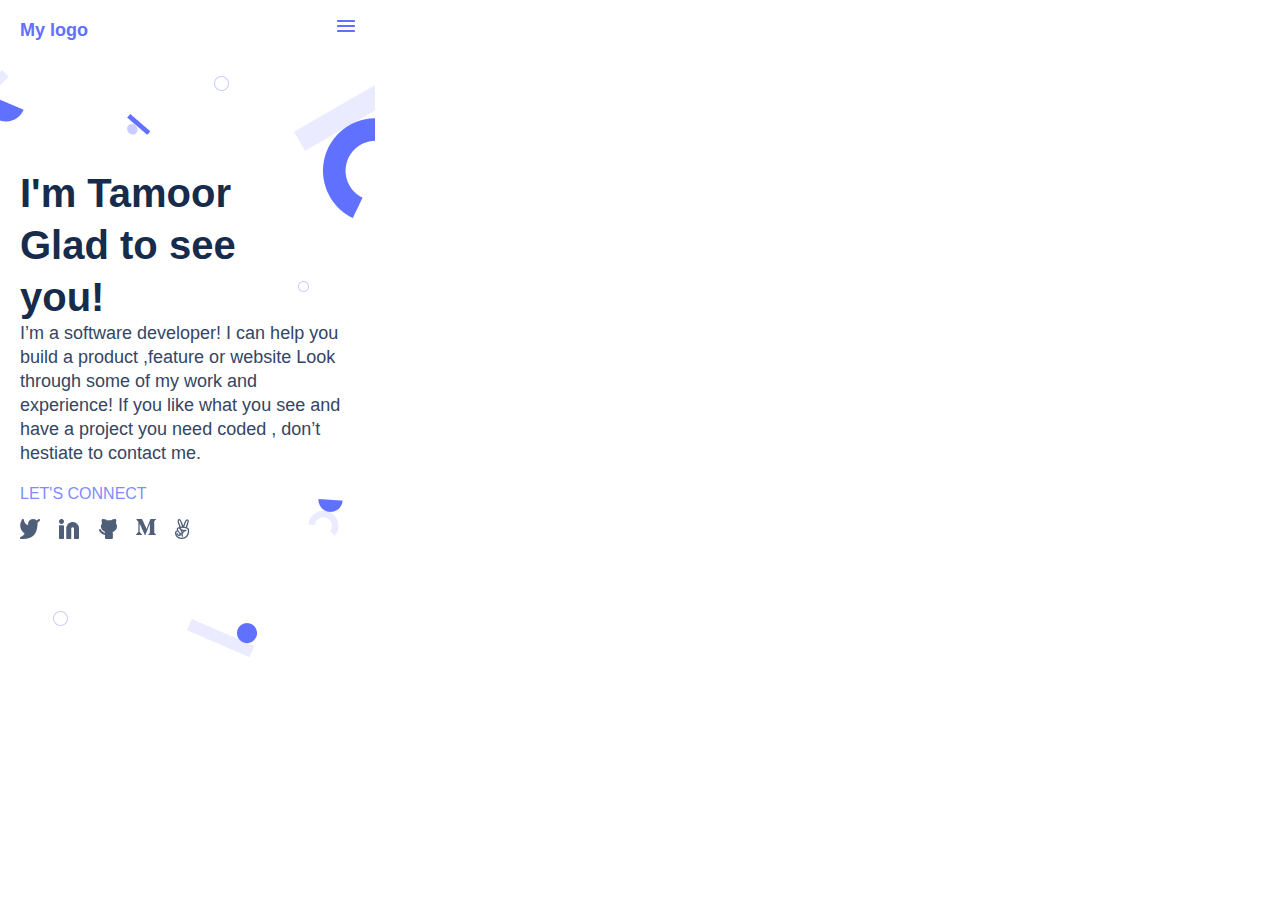
<file: index.html>
<!DOCTYPE html>
<html lang="en">
<head>
  <meta charset="UTF-8">
  <meta http-equiv="X-UA-Compatible" content="IE=edge">
  <meta name="viewport" content="width=device-width, initial-scale=1.0">
  <title>?Tamoor's Portfolio</title>
  <link rel="stylesheet" href="style.css"/>
</head>
<body class="body">
  <header>
    <nav class="head">
      <a href="#" class="logo">My logo</a>
  <img src="images/Union.png" class="nav-bar">
      </nav>
      </header>
     <main class="container">
        <div class="background">
    <section class="home-section">
      <h1 class="header">
        I'm Tamoor<br>
        Glad to see <br>
        you!
    </h1>
      <p class="text">
        I’m a software developer! I can help you build a product ,feature or website Look through some of my work and experience! If you like what you see and have a project you need coded ,
        don’t hestiate to contact me.
    </p>
<a href="#" class="link">LET'S CONNECT</a>
<ul class="icons">
<li class="twitter">
    <a href="https://twitter.com/tamoorsaeed9">
        <img src="images/Vector.png" alt="twitter icon">
      </a>
</li>
<li class="linkedin">
    <a href="https://www.linkedin.com/in/tamoor-saeed-58912a233/">
        <img src="images/Linkedin icon.png" alt="linkedin icon">
      </a>
</li>
  <li class="github">
    <a href="https://github.com/tamoorsaeed22">
        <img src="images/Vector (2).png" alt="github icon">
      </a>
  </li>
  <li class="medium">
    <a href="#">
        <img src="images/Vector (1).png" alt="medium icon">
      </a>
  </li>
  <li class="angellist">
    <a href="#">
        <img src="images/Vector (3).png" alt="medium icon">
      </a>
  </li>
   </ul>

</div>
</section>
</main>

</body>
</html>
</file>
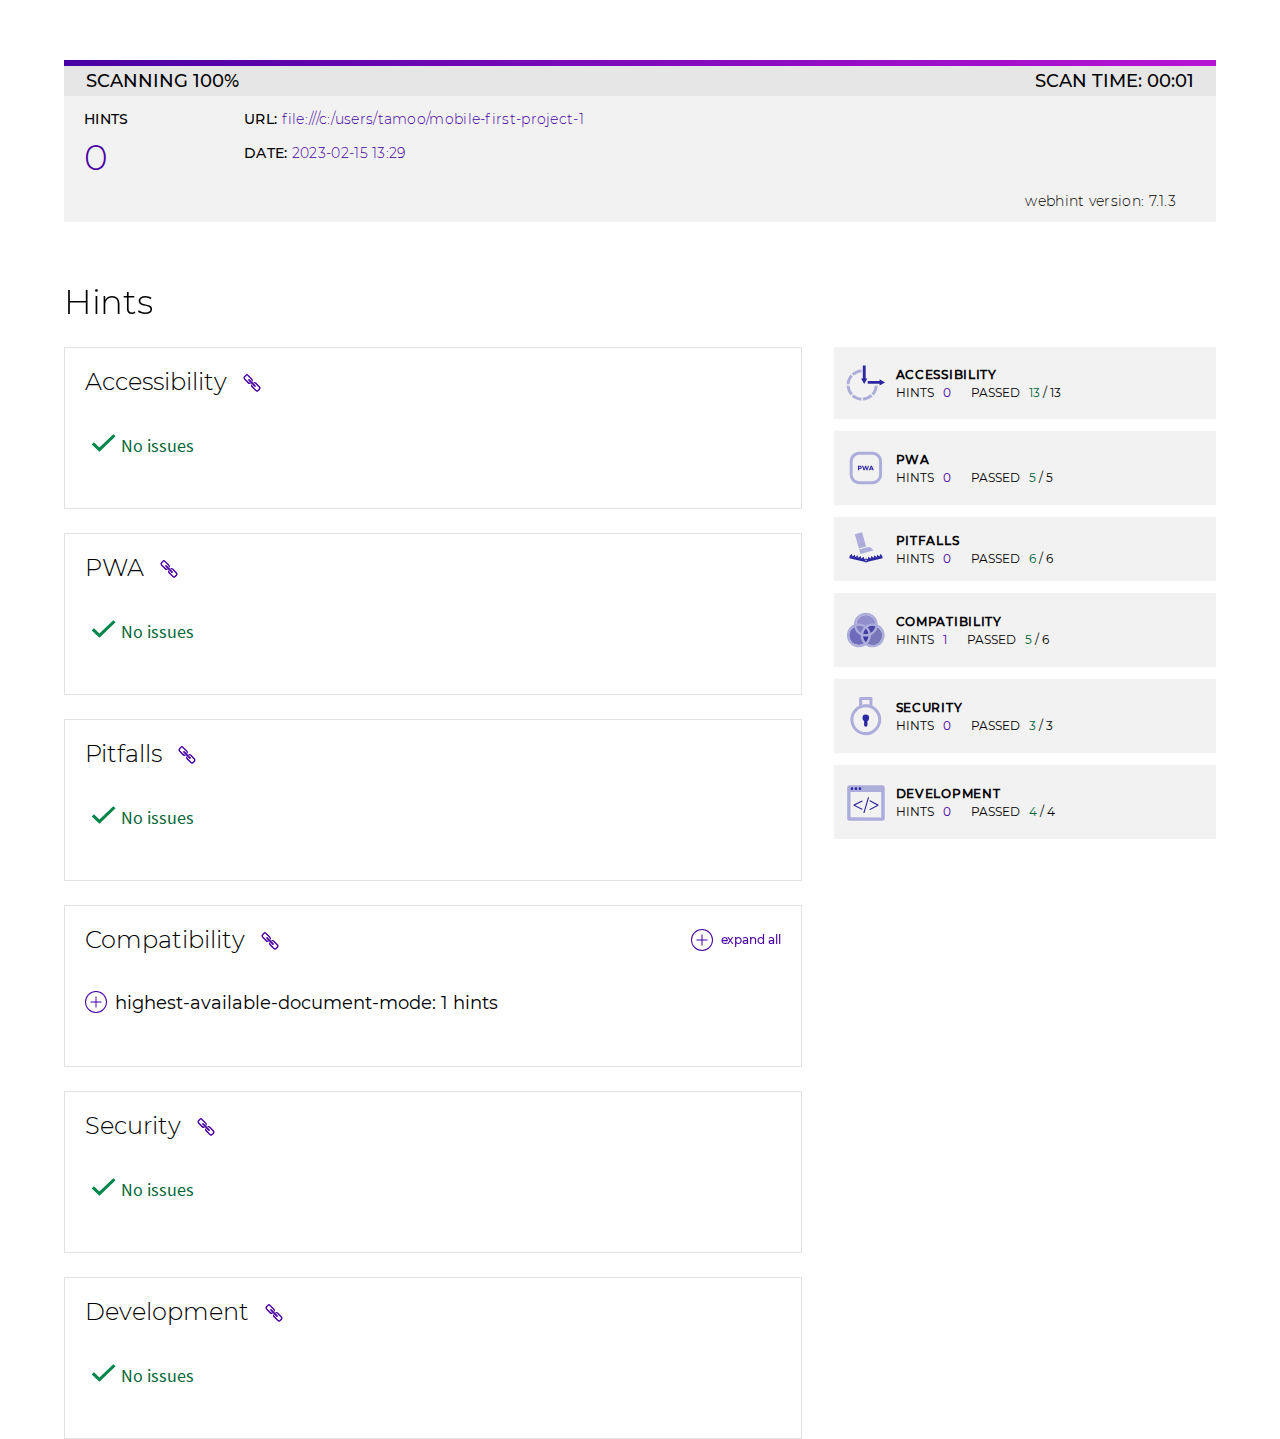
<file: hint-report/file--C--Users-tamoo-Mobile-First-Project-1.html>
<!DOCTYPE html>
<html lang="en">
<head>
    <meta charset="utf-8">
    <title>Webhint</title>
    <meta name="viewport" content="width=device-width, initial-scale=1">
    
    
        <link rel="icon" href="[data-uri]">
    



    
        <style>
            /* Content from file: styles/fonts.css */
            @font-face {
    font-family: "Montserrat";
    font-style: normal;
    font-weight: 300;
    src: local("Montserrat Light"), local("Montserrat-Light"), url('[data-uri]') format("woff2"), url('[data-uri]') format("woff");
    unicode-range: U+0000-00FF, U+0131, U+0152-0153, U+02BB-02BC, U+02C6, U+02DA, U+02DC, U+2000-206F, U+2074, U+20AC, U+2122, U+2191, U+2193, U+2212, U+2215, U+FEFF, U+FFFD;
}

@font-face {
    font-family: "Montserrat";
    font-style: normal;
    font-weight: 400;
    src: local("Montserrat Regular"), local("Montserrat-Regular"), url('[data-uri]') format("woff2"), url('[data-uri]') format("woff");
    unicode-range: U+0000-00FF, U+0131, U+0152-0153, U+02BB-02BC, U+02C6, U+02DA, U+02DC, U+2000-206F, U+2074, U+20AC, U+2122, U+2191, U+2193, U+2212, U+2215, U+FEFF, U+FFFD;
}

@font-face {
    font-family: "Montserrat";
    font-style: normal;
    font-weight: 500;
    src: local("Montserrat Medium"), local("Montserrat-Medium"), url('[data-uri]') format("woff2"), url('[data-uri]') format("woff");
    unicode-range: U+0000-00FF, U+0131, U+0152-0153, U+02BB-02BC, U+02C6, U+02DA, U+02DC, U+2000-206F, U+2074, U+20AC, U+2122, U+2191, U+2193, U+2212, U+2215, U+FEFF, U+FFFD;
}

@font-face {
    font-family: "Source Sans Pro";
    font-style: normal;
    font-weight: 400;
    src: local("Source Sans Pro Regular"), local("SourceSansPro-Regular"), url('[data-uri]') format("woff2"), url('[data-uri]') format("woff");
    unicode-range: U+0000-00FF, U+0131, U+0152-0153, U+02BB-02BC, U+02C6, U+02DA, U+02DC, U+2000-206F, U+2074, U+20AC, U+2122, U+2191, U+2193, U+2212, U+2215, U+FEFF, U+FFFD;
}

        </style>
    
        <style>
            /* Content from file: styles/base.css */
            /*
 *	BASE
 * =============================================
 */

* {
    box-sizing: border-box;
    margin: 0;
    padding: 0;
}

a {
    text-decoration: none;
}

a:hover {
    text-decoration: underline;
}

button, input, select {
    font: inherit;
}

img {
    border: 0;
}

/* Style focusable elements that need focus ring. Others reset and receive border styles in controls/color.css */
a:focus,
li:focus,
ul:focus,
button:focus,
summary:focus,
[tabindex="0"]:focus {
    outline: 1px dashed;
}

/*
Vertical rhythm
Sets a margin on select block level elements that have a previous sibling.
 */

* + p,
* + ol,
* + ul,
* + dl,
* + fieldset,
* + label,
* + pre,
* + blockquote,
* + img {
    margin-top: 2.4rem;
}

        </style>
    
        <style>
            /* Content from file: styles/controls.css */
            /*
 * BUTTONS
 * ---------------------------------------------
 */

button,
a.button {
    min-width: 16rem;
    max-width: 100%;
    border: 1px solid transparent;

    /* needed to override Chrome styles */
    border-radius: 0;
    padding: 1.2rem 1.6rem;

    color: #fff;
    letter-spacing: .1rem;
    text-transform: uppercase;

    overflow: hidden;
    white-space: nowrap;
    text-overflow: ellipsis;

    /* needed for .button as doesn’t always get default control behaviours */
    display: inline-block;
    text-align: center;
    cursor: pointer;
}

button:hover,
button:focus,
.button:hover,
.button:focus {
    border-color: hsla(0, 0%, 0%, .4);
}

button:active,
.button:active {
    border-color: transparent;
    background-color: hsla(0, 0%, 0%, .4);
}

        </style>
    
        <style>
            /* Content from file: styles/type.css */
            /*
 * TYPOGRAPHY
 * =============================================
 */

/*
    Base font size: 10px for easy rem to px conversion.
    Use % so if user increases their default font-size, it doesn’t wipe that out
*/
html {
    font-size: 62.5%;
}

/* use em rather than rem due to IE9–10 rem in font shorthand bug. */
body {
    font: 1.8em/1.4 base, "Source Sans Pro", Verdana, sans-serif;
}

/*	Headings and Captions */

/* only elements get top margin. Semantic classes only get the font/text styles */
h1,
h2,
h3,
h4,
h5,
button,
legend,
.headline,
.heading,
.subheading,
.title,
.subtitle,
.subtitle--alt,
.caption--alt,
.button,
.button--alt,
.scan-heading,
.category,
.rule-list,
.rule-title,
.rule-tile__category,
[class*="-badge"],
.scan-overview,
.docs-button,
.anchor-top,
.feature__cta {
    font-family: "Montserrat", sans-serif;
}


h1,
h2,
.headline,
.heading,
.scan-heading {
    letter-spacing: -.01em;

    position: relative;
    max-width: 64rem;
    z-index: 1;
}

.headline::before,
.heading::before {
    content: "";
    position: absolute;
    left: 0;
    top: -.5rem;
    height: .5rem;
    width: 5rem;
}

h1,
h2,
h3,
h6,
caption,
.headline,
.heading,
.subheading,
.title,
.subcaption {
    font-weight: 300;
    line-height: 1.2;
}

h3,
h4,
.title,
.subtitle,
.subtitle--alt {
    font-weight: 300;
}

h2,
.subheading {
    font-size: 2.6rem;
}

h3,
.title,
.scan-heading {
    font-size: 2rem;
}

h4,
caption,
.subtitle {
    font-size: 1.8rem;
}

@media (min-width: 48em) {

    h2,
    .subheading {
        font-size: 3.4rem;
    }

    h3,
    .title {
        font-size: 2.4rem;
    }

    h4,
    caption,
    .subtitle {
        font-size: 2rem;
    }

}

/* Maximum line lengths */
details,
p,
li {
    max-width: 64rem;
}

        </style>
    
        <style>
            /* Content from file: styles/layouts.css */
            /*
 * LAYOUTS
 * =============================================
 * @Dependencies: base.css, structure.css
 */

.container::after,
.layout::after,
.module::after {
    display: block;
    clear: both;
    content: "";
}

.layout {
    margin-right: 0;
    margin-left: 0;
}

.module {
    margin-top: 2.4rem;
    width: 100%;
}

.module:first-child {
    margin-top: 0;
}

@media (min-width: 33.75em) {

    .layout {
        margin-right: -1.2rem;
        margin-left: -1.2rem;
    }

    .module {
        float: left;
        padding-right: 1.2rem;
        padding-left: 1.2rem;
    }

}

@media (min-width: 48em) {

    .layout {
        margin-left: -1.6rem;
        margin-right: -1.6rem;
    }

    .module {
        padding-right: 1.6rem;
        padding-left: 1.6rem;
    }

}

/* Primary + Secondary */

@media (min-width: 48em) {

    .module--primary,
    .module--secondary {
        float: left;
        width: 50%;
        margin-top: 0;
    }

    .layout--basic--alt .module--secondary,
    .layout--basic--offset--alt .module--secondary {
        float: right;
    }

}

@media (min-width: 60em) {

    .layout--basic .module--primary,
    .layout--basic--alt .module--primary {
        width: 62.5%;
    }

    .layout--basic .module--secondary,
    .layout--basic--alt .module--secondary {
        width: 33.333%;
    }

    .layout--basic--offset .module--primary,
    .layout--basic--offset--alt .module--primary {
        width: 58.333%;
    }

    .layout--basic--offset .module--secondary,
    .layout--basic--offset--alt .module--secondary {
        width: 37.5%;
    }

}

        </style>
    
        <style>
            /* Content from file: styles/structure.css */
            /*
 * BASIC STRUCTURE
 * =============================================
 * @Dependencies: base.css
 */

body {
    overflow-x: hidden;
}

/* Limit widths */
hr,
.container {
    max-width: 144rem;
}

/* Standard sections and subsections */
.section,
hr {
    margin-top: 4.8rem;
}



/*
Containing element goes INSIDE sections,
as some sections are full-bleed on the page.
 */

.container {
    width: 100%;
    padding-right: 1rem;
    padding-left: 1rem;
}

.container .container,
.container hr {
    width: auto;
}

@media (min-width: 48em) {

    .content > header,
    .section,
    hr {
        margin-top: 6rem;
    }

}

/* @TODO: Revert to 56.2em when extensions is removed from header */
@media (min-width: 58em) {

    hr,
    .container {
        width: 90%;
        margin-right: auto;
        margin-left: auto;
        padding-right: 0;
        padding-left: 0;
    }

}

        </style>
    
        <style>
            /* Content from file: styles/anchor-top.css */
            a.anchor-top {
    position: fixed;
    right: 2.4rem;
    bottom: 2.4rem;

    width: 5rem;
    height: 6rem;

    padding: 3.3rem 1.2rem 1rem 1.2rem;

    font-size: 1.3rem;
    background: hsla(266, 100%, 32%, .7);
    color: #fff;
    text-transform: uppercase;

    border-radius: .4rem;
}

a.anchor-top:hover, a.anchor-top:focus {
    background: hsla(266, 100%, 32%, .8);
    text-decoration: none;
}

a.anchor-top:focus {
    outline: 1px dashed #4700a3;
}

a.anchor-top:active {
    background: hsla(266, 100%, 32%, 1);
}

a.anchor-top::before {
    content: url('[data-uri]');
    display: inline-block;
    position: absolute;
    width: 2.5rem;
    top: 1.4rem;
    left: 0;
    padding: 0 1.25rem;
}

        </style>
    
        <style>
            /* Content from file: styles/scan/scan-results.css */
            /*
* SCAN RESULTS
* =============================================
* @Dependencies: base.css, structure.css, type.css
*/

.menu-open {
    overflow: hidden;
}

/* SCAN OVERVIEW */

.scan-overview {
    margin-bottom: 2.4rem;
    width: 100%;
}

.scan-overview__status {
    background-color: #e6e6e6;
    display: flex;
    font-size: 1.8rem;
    font-weight: 500;
    justify-content: space-between;
    line-height: 1.8rem;
    margin: 0;
    padding: 1.2rem 2.2rem .6rem;
    position: relative;
    text-transform: uppercase;
}

.scan-overview__status * {
    margin-top: 0;
}

.scan-overview__progress-bar {
    background-image: linear-gradient(270deg, #4700a3, #b914d4);
    background-size: 300%;
    height: 6px;
    left: 0;
    position: absolute;
    top: 0;
    transition: width 1s 0s linear;
    width: 0;
    animation: progressBarAnimation 2s ease infinite;
}

.scan-overview__progress-bar.end-animation {
    animation: none;
    background-size: 100%;
    background-image: linear-gradient(to right, #4700a3, #b914d4);
}

@keyframes progressBarAnimation {

    0% {
        background-position: 0% 50%
    }
    50% {
        background-position: 100% 50%
    }
    100% {
        background-position: 0% 50%
    }

}

.scan-overview--details {
    background-color: #f2f2f2;
    padding: 1.4rem 2rem;
    position: relative;
}

.scan-overview--debug-details {
    display: flex;
}

.scan-overview__scan-time {
    display: none;
    margin: 0;
}

.scan-overview--version {
    margin-right: 2rem;
}

.scan-overview--version .scan-overview__subheader,
.scan-overview--config .scan-overview__subheader {
    text-transform: none;
}

.scan-overview__subheader {
    font-size: 1.4rem;
    font-weight: 500;
    letter-spacing: .03rem;
    margin-top: 1.4rem;
    max-width: none;
    text-transform: uppercase;
}

.scan-overview__subheader span {
    color: #4700a3;
    font-weight: 300;
}

.scan-overview--debug-details .scan-overview__subheader {
    color: #000;
    font-weight: 300;
}

.scan-overview--debug-details .scan-overview__subheader span {
    color: #000;
}

.overview--url__url {
    text-transform: lowercase;
}

[class*="scan-overview__body--"] {
    font-size: 4.8rem;
    font-weight: 200;
    letter-spacing: .03rem;
    margin-right: 1rem;
    margin-top: .2rem;
    min-width: 15rem;
    text-transform: uppercase;
}

.scan-overview__body--purple {
    color: #4700a3;
}

.scan-overview__body__permalink {
    overflow-wrap: break-word;
    word-wrap: break-word;
}

.scan-overview__body__permalink .permalink-content {
    text-transform: none;
}

.permalink-copy {
    background-color: transparent;
    font-weight: 300;
    min-width: 2rem;
    padding: 0;
    text-align: left;
    white-space: normal;
}

.permalink-copy img {
    vertical-align: middle;
    width: 2rem;
}

.scan-overview__body__link {
    color: #000;
    display: inline-block;
    font-weight: 300;
}

@media (min-width: 33.75em) {

    .scan-overview--details {
        display: flex;
        justify-content: flex-start;
        padding-bottom: 4rem;
    }

    .scan-overview--more-details {
        display: flex;
        flex-wrap: wrap;
        justify-content: flex-start;
    }

    .scan-overview--scan-links {
        margin-right: 2rem;
    }

    .scan-overview__scan-time {
        display: block;
    }

    .scan-overview--scan-links .scan-overview__subheader {
        margin-bottom: 1.4rem;
    }

    .scan-overview--debug-details {
        bottom: 1rem;
        position: absolute;
        right: 2rem;
    }

    .scan-overview__subheader {
        margin-top: 0;
    }
}

@media (min-width: 58em) {
    [class*="scan-overview__body--"] {
        font-size: 3.6rem;
    }
}

/* OVERVIEW TILES */

.module.module--categories {
    margin-top: 0;
    width: 100%;
}

.rule-categories {
    position: fixed;
    left: 0;
    padding: 0 2rem;
    width: 100%;
    background-color: #fff;
    z-index: 5;
    bottom: calc(-100% + 5rem);
    height: calc(100% - 5rem);
    transition: bottom .5s ease-out;
}

.rule-categories.open {
    bottom: 5rem;
}

.rule-categories a {
    text-decoration: none;
}

.rule-tile--wrapper {
    border: 1px solid #979797;
    border-top: none;
    display: block;
}

.rule-tile--wrapper:first-child {
    border-top: 1px solid #979797;
}

.rule-tile {
    align-items: center;
    background-color: #f2f2f2;
    color: #000;
    display: flex;
    justify-content: space-evenly;
    padding: 1.2rem;
}

.rule-icon {
    margin-top: 0;
    max-width: 3.1rem;
    width: 100%;
}

a > .rule-tile:hover {
    background-color: rgba(64, 69, 221, 0.2);
    text-decoration: none;
}

.rule-tile__category {
    color: #000;
    flex: 1;
    font-size: 1.2rem;
    font-weight: 600;
    letter-spacing: .07rem;
    margin: 0 0 0 1rem;
    max-width: 19rem;
    text-transform: uppercase;
    white-space: nowrap;
}

.rule-tile__hints {
    color: #4700a3;
}

.rule-tile__passed {
    color: #006538;
}

.rule-tile__info {
    align-items: center;
    display: flex;
    flex-grow: 1;
    justify-content: space-between;
}

.rule-tile__results {
    display: flex;
    flex: 1;
    justify-content: space-around;
}

.rule-tile__result-wrapper {
    margin-left: 2.4rem;
    text-align: center;
}

.rule-tile__result-wrapper p {
    margin: 0;
}

.rule-tile__sub-category {
    /* move to type.css */
    font-family: "Montserrat", sans-serif;
    font-size: 1.4rem;
    font-weight: 500;
    flex: 1;
    text-transform: uppercase;
}

.show-categories {
    background-color: #4713a0;
    bottom: 0;
    height: 5rem;
    left: 0;
    position: fixed;
    text-transform: uppercase;
    width: 100%;
    z-index: 10;
}


@media (min-width: 33.75em) {

    .module.module--categories {
        float: none;
    }

    .rule-tile__category {
        font-size: 1.4rem;
    }

    .rule-tile__sub-category {
        font-size: 1.6rem;
        font-weight: 400;
    }

    .rule-icon {
        max-width: 4rem;
        max-height: 5rem;
    }

}

@media (min-width: 48em) {

    .module.module--categories {
        float: right;
        margin-top: 2.4rem;
        position: sticky;
        top: 1rem;
        width: 35%;
    }

    .module.module--results {
        width: 65%;
    }
    .show-categories {
        display: none;
    }

    .rule-categories {
        display: block;
        padding: 0;
        position: static;
    }

    .rule-tile {
        margin: 0 0 1.2rem;
    }

    .rule-tile--wrapper {
        border: none;
    }

    .rule-tile--wrapper:first-child {
        border-top: none;
    }

}

@media (min-width: 48em) and (max-width: 82.5em) {

    .rule-tile__info {
        flex-direction: column;
        justify-content: center;
        align-items: start;
    }

    .rule-tile__category {
        font-size: 1.2rem;
    }

    .rule-tile__results {
        justify-content: start;
        line-height: 1.3rem;
        margin-left: 1rem;
        width: 100%;
    }

    .rule-tile__result-wrapper {
        margin: 0;
    }

    .rule-tile__result-wrapper:first-child {
        margin-right: 2rem;
    }

    .rule-tile__result-wrapper p {
        display: inline-block;
    }

    .rule-tile__result-wrapper p span {
        margin-left: .5rem;
    }

    .rule-tile__sub-category {
        font-size: 1.2rem;
    }

}

/* SCAN DETAILS */

.rule-result {
    border: 1px solid #e2e2e2;
    margin-top: 2.4rem;
    padding: 2rem;
}

.rule-result--category {
    align-items: center;
    display: flex;
    justify-content: space-between;
    margin-bottom: 3.6rem;
}

.hint-link::after {
	position: absolute;
	content: url('[data-uri]');
	display: inline-block;
	width: 2rem;
	margin-top: .3rem;
	margin-left: 1.5rem;
}

.button-expand-all {
    background: rgba(255, 255, 255, 0) url('[data-uri]') 0 0 no-repeat;
    border: 0;
    color: #4700a3;
    font-size: 1.2rem;
    font-weight: 500;
    height: 2.2rem;
    letter-spacing: -.1px;
    line-height: 2.2rem;
    min-width: 0;
    padding: 0 0 0 3rem;
    position: relative;
}

.button-expand-all.closed {
    background-position: 0 -2.2rem;
}

.rule-result h3 {
    display: flex;
    text-transform: capitalize;
}

.rule-result--details {
    /* display: block; is necessary for Edge */
    display: block;
    margin-bottom: 3rem;
    max-width: none;
    width: 100%;
}

.rule-result--details > .rule-content {
    display: none;
}

.rule-result--details[open] > .rule-content {
    display: block;
}

.rule-title {
    cursor: pointer;
    font-size: 1.8rem;
    font-weight: 400;
    padding-left: 3rem;
    list-style: none;
}

.rule-title::-webkit-details-marker {
    display: none;
}

.rule-title::before {
    background: url('[data-uri]') no-repeat 0 -22px;
    content: "";
    height: 22px;
    position: absolute;
    width: 22px;
    margin-left: -3rem;
}

.rule-result--details[open] .rule-title::before {
    background-position: 0 0;
}

.rule-content {
    border-top: 1px solid #979797;
    display: flex;
    flex-flow: column;
    margin-top: .8rem;
}

.rule-result--details__hint-number {
    color: #4700a3;
}

.rule-result--details__hint-link,
.rule-result--details__hint-link:visited {
    color: #4700a3;
}

.rule-doc-buttons {
    background-color: #fff;
    padding-top: 1rem;
    position: sticky;
    top: 0;
    z-index: 1;
}

.rule-doc-button {
    background: #4700a3;
    display: inline-block;
    font-size: 1.4rem;
    font-weight: 500;
    padding: .6rem 3.5rem .6rem 1rem;
    position: relative;
    text-decoration: none;
}

.rule-doc-button,
.rule-doc-button:visited {
    color: #fff;
}

.rule-doc-button:nth-child(2) {
    margin-left: 1rem;
}

.rule-doc-icon {
    background: url('[data-uri]') no-repeat right center;
    height: 100%;
    position: absolute;
    right: 1rem;
    top: 0;
    width: 20px;
}

button {
    text-transform: none;
}

.rule-result--details__body {
    padding: 1.4rem 0;
    margin-left: 3rem;
}

.rule-result--details__body p {
    overflow-wrap: break-word;
    word-wrap: break-word;
}

.rule-result--details__body > * {
    margin-top: 2rem;
}

.rule-result--details__body code {
    background-color: hsla(238, 65%, 90%, .6);
    border-radius: .3rem;
    padding: .2rem .4rem;
}

.rule-result__code {
    background-color: #f4f4f4;
    margin-top: 3rem;
    padding: 2.4rem;
    /* Hanlde long urls */
    overflow-wrap: break-word;
    word-wrap: break-word;
    -ms-word-break: break-all;
    word-break: break-word;
    /* Adds a hyphen where the word breaks, if supported (No Blink) */
    -ms-hyphens: auto;
    -moz-hyphens: auto;
    -webkit-hyphens: auto;
    hyphens: auto;
}

.rule-result__code code {
    background-color: #f4f4f4;
}

/* RULE RESULT MESSAGES */

.rule-result__message--compiling {
    color: #4700a3;
    margin-top: -2.6rem;
}

.rule-result__message--compiling p,
.rule-result__message--compiling__loader {
    display: inline-block;
}

.rule-result__message--compiling p {
    padding-left: 1.6rem;
}

.rule-result__message--compiling__loader {
    animation: spin 2s linear infinite;
    border: 3px solid #f3f3f3;
    border-radius: 50%;
    border-top: 3px solid #4700a3;
    height: 2.5rem;
    width: 2.5rem;
}

.rule-result__doc--list {
    padding-left: 2rem;
    margin-top: 0;
}

/* RESULTS LOADER ANIMATION */

@keyframes spin {

    0% {
        transform: rotate(0deg);
    }
    100% {
        transform: rotate(360deg);
    }

}

.rule-result__message--passed {
    color: #006538;
    padding-left: 3.6rem;
}

.rule-result__message--passed::before {
    content: url('[data-uri]');
    height: .5rem;
    position: absolute;
    width: 2.5rem;
    margin-left: -3rem;
}

/* INTEGRATION MESSAGES */

.rule-result--details__footer-msg {
    margin: 2.4rem 0 2.4rem 3rem;
}

.rule-result--details__footer-msg p {
    display: inline-block;
}

.rule-result--details__footer-msg img {
    margin-left: 1.2rem;
    margin-top: 0;
    vertical-align: middle;
    width: 15rem;
}

.rule-result--details__footer-msg img.axe-logo {
    width: 7rem;
}

/* SCAN QUEUE */

.scan-queue-bg-wrap {
    background-color: #3035a6;
    color: #fff;
    padding-bottom: 6rem;
}

.scan-queue-bg-wrap .breadcrumb ul,
.scan-queue-bg-wrap .breadcrumb ul a,
.scan-queue-bg-wrap > .subtitle {
    color: #fff;
}

.scan-queue__permalink {
    background-color: #fff;
    color: #000;
    max-width: 64rem;
    margin: 2.4rem 0;
    padding: 2.4rem;
    word-break: break-all;
}

/* SCAN ERROR */

.scanner-cta {
    position: relative;
}

.scanner-cta__link::after {
    content: url('[data-uri]');
    display: inline-block;
    left: 21rem;
    margin-top: .2rem;
    position: absolute;
    width: .8rem;
}

.scan-error {
    margin-top: 2.4rem;
}

/* PRINT STYLES */

@media print {

    .rule-categories {
        position: relative;
        margin: 1.2rem 0 0 0;
        padding: 0;
    }

    .show-categories {
        display: none;
    }

    .rule-tiles {
        padding: .6rem 1.2rem;
    }

    .button-expand-all {
        display: none;
    }

    .rule-doc-buttons {
        position: relative;
    }

    .rule-doc-button,
    .rule-doc-button:nth-child(2) {
        border: 1px solid #4700a3;
        color: #4700a3;
        background-color: #fff;
        padding: .6rem;
    }

    .rule-doc-icon {
        display: none;
    }

    .rule-result--details,
    .rule-result--details__hint-link,
    .rule-result--details__footer-msg {
        font-size: 75%;
    }

    .rule-result--details__body {
        border-top: 1px solid #d6d6d6;
    }

    .rule-content div:nth-child(2) {
        border-top: none;
    }

    .rule-result--details__body p {
        margin: .6rem 0 0 0;
    }

    .rule-result__code {
        border: 1px solid #d6d6d6;
        margin: 1.2rem 0 0 0;
        padding: 1.2rem;
    }

    .rule-result--details__footer-msg {
        margin: .6rem 0 1.2rem 3rem;
    }

    .rule-result--details__footer-msg img.axe-logo {
        width: 3rem;
    }

    .rule-title {
        padding-left: 0;
    }

    .hint-link::after,
    .rule-title::before {
        display: none;
    }

}

        </style>
    
        <style>
            /* Content from file: styles/highlight/default.min.css */
            .hljs{display:block;overflow-x:auto;padding:0.5em;background:#F0F0F0}.hljs,.hljs-subst{color:#444}.hljs-comment{color:#888888}.hljs-keyword,.hljs-attribute,.hljs-selector-tag,.hljs-meta-keyword,.hljs-doctag,.hljs-name{font-weight:bold}.hljs-type,.hljs-string,.hljs-number,.hljs-selector-id,.hljs-selector-class,.hljs-quote,.hljs-template-tag,.hljs-deletion{color:#880000}.hljs-title,.hljs-section{color:#880000;font-weight:bold}.hljs-regexp,.hljs-symbol,.hljs-variable,.hljs-template-variable,.hljs-link,.hljs-selector-attr,.hljs-selector-pseudo{color:#BC6060}.hljs-literal{color:#78A960}.hljs-built_in,.hljs-bullet,.hljs-code,.hljs-addition{color:#397300}.hljs-meta{color:#1f7199}.hljs-meta-string{color:#4d99bf}.hljs-emphasis{font-style:italic}.hljs-strong{font-weight:bold}
        </style>
    
</head>
<body>
    <div class="section container">
    <div class="scan-overview" data-id="1676467791691" id="main">
        <div class="scan-overview__status">
            <div id="scan-percentage-bar" class="scan-overview__progress-bar end-animation" style="width: 100%"></div>
            <p>scanning <span id="scan-percentage">100%</span></p>
            <p class="scan-overview__scan-time">
                scan time: <span id="scan-time">00:01</span>
            </p>
        </div>
        <div class="scan-overview--details">
            <div class="scan-overview--hints">
                <p class="scan-overview__subheader">hints</p>
                <p class="scan-overview__body--purple large" id="total-hints">0</p>
            </div>
            <div class="scan-overview--more-details">
                <div class="scan-overview--scan-links">
                    <div class="scan-overview--url">
                        <p class="scan-overview__subheader">url: <span class="overview--url__url">file:///C:/Users/tamoo/Mobile-First-Project-1</span></p>
                    </div>
                    
                        <div class="scan-overview--time-stamp">
                            <p class="scan-overview__subheader">Date: <span id="scan-date" class="overview--time-stamp__time-stamp" data-date="2023-02-15T13:29:50.649Z">2023-02-15T13:29:50.649Z</span></p>
                        </div>
                    
                </div>
                
            </div>
            <div class="scan-overview--debug-details">
                <div class="scan-overview--version">
                    <p class="scan-overview__subheader">webhint version: <span id="version">7.1.3</span></p>
                </div>
                
            </div>
        </div>
    </div>
    
    <section id="results-container" class="section container" aria-labelledby="hints" aria-live="polite">
        <h2 id="hints">Hints</h2>
        <div class="layout layout--basic--offset--alt">
            <div class="module module--secondary module--categories">
                <button aria-control="categories-list" class="show-categories" id="show-categories">Jump to category</button>
                <div class="rule-categories" id="categories-list">
                                            <a class="rule-tile--wrapper" id="summary-accessibility" href="#category-accessibility">
    <div class="rule-tile">
        <img src="[data-uri]" class="rule-icon" alt="" role="presentation">
        <div class="rule-tile__info">
            <p class="rule-tile__category">Accessibility</p>
            <div class="rule-tile__results">
                <div class="rule-tile__result-wrapper">
                    <p class="rule-tile__sub-category">hints</p>
                    <p class="rule-tile__sub-category rule-tile__hints"><span>0</span></p>
                </div>
                <div class="rule-tile__result-wrapper">
                    <p class="rule-tile__sub-category">passed</p>
                    <p class="rule-tile__sub-category"><span class="rule-tile__passed">13</span>&nbsp;/&nbsp;13</p>
                </div>
            </div>
        </div>
    </div>
</a>

                                            <a class="rule-tile--wrapper" id="summary-pwa" href="#category-pwa">
    <div class="rule-tile">
        <img src="[data-uri]" class="rule-icon" alt="" role="presentation">
        <div class="rule-tile__info">
            <p class="rule-tile__category">PWA</p>
            <div class="rule-tile__results">
                <div class="rule-tile__result-wrapper">
                    <p class="rule-tile__sub-category">hints</p>
                    <p class="rule-tile__sub-category rule-tile__hints"><span>0</span></p>
                </div>
                <div class="rule-tile__result-wrapper">
                    <p class="rule-tile__sub-category">passed</p>
                    <p class="rule-tile__sub-category"><span class="rule-tile__passed">5</span>&nbsp;/&nbsp;5</p>
                </div>
            </div>
        </div>
    </div>
</a>

                                            <a class="rule-tile--wrapper" id="summary-pitfalls" href="#category-pitfalls">
    <div class="rule-tile">
        <img src="[data-uri]" class="rule-icon" alt="" role="presentation">
        <div class="rule-tile__info">
            <p class="rule-tile__category">Pitfalls</p>
            <div class="rule-tile__results">
                <div class="rule-tile__result-wrapper">
                    <p class="rule-tile__sub-category">hints</p>
                    <p class="rule-tile__sub-category rule-tile__hints"><span>0</span></p>
                </div>
                <div class="rule-tile__result-wrapper">
                    <p class="rule-tile__sub-category">passed</p>
                    <p class="rule-tile__sub-category"><span class="rule-tile__passed">6</span>&nbsp;/&nbsp;6</p>
                </div>
            </div>
        </div>
    </div>
</a>

                                            <a class="rule-tile--wrapper" id="summary-compatibility" href="#category-compatibility">
    <div class="rule-tile">
        <img src="[data-uri]" class="rule-icon" alt="" role="presentation">
        <div class="rule-tile__info">
            <p class="rule-tile__category">Compatibility</p>
            <div class="rule-tile__results">
                <div class="rule-tile__result-wrapper">
                    <p class="rule-tile__sub-category">hints</p>
                    <p class="rule-tile__sub-category rule-tile__hints"><span>1</span></p>
                </div>
                <div class="rule-tile__result-wrapper">
                    <p class="rule-tile__sub-category">passed</p>
                    <p class="rule-tile__sub-category"><span class="rule-tile__passed">5</span>&nbsp;/&nbsp;6</p>
                </div>
            </div>
        </div>
    </div>
</a>

                                            <a class="rule-tile--wrapper" id="summary-security" href="#category-security">
    <div class="rule-tile">
        <img src="[data-uri]" class="rule-icon" alt="" role="presentation">
        <div class="rule-tile__info">
            <p class="rule-tile__category">Security</p>
            <div class="rule-tile__results">
                <div class="rule-tile__result-wrapper">
                    <p class="rule-tile__sub-category">hints</p>
                    <p class="rule-tile__sub-category rule-tile__hints"><span>0</span></p>
                </div>
                <div class="rule-tile__result-wrapper">
                    <p class="rule-tile__sub-category">passed</p>
                    <p class="rule-tile__sub-category"><span class="rule-tile__passed">3</span>&nbsp;/&nbsp;3</p>
                </div>
            </div>
        </div>
    </div>
</a>

                                            <a class="rule-tile--wrapper" id="summary-development" href="#category-development">
    <div class="rule-tile">
        <img src="[data-uri]" class="rule-icon" alt="" role="presentation">
        <div class="rule-tile__info">
            <p class="rule-tile__category">Development</p>
            <div class="rule-tile__results">
                <div class="rule-tile__result-wrapper">
                    <p class="rule-tile__sub-category">hints</p>
                    <p class="rule-tile__sub-category rule-tile__hints"><span>0</span></p>
                </div>
                <div class="rule-tile__result-wrapper">
                    <p class="rule-tile__sub-category">passed</p>
                    <p class="rule-tile__sub-category"><span class="rule-tile__passed">4</span>&nbsp;/&nbsp;4</p>
                </div>
            </div>
        </div>
    </div>
</a>

                    
                </div>
            </div>
            <div class="module module--primary module--results">
                                    <section class="rule-result" id="accessibility">
    <div class="rule-result--category">
        <h3 id="category-accessibility">Accessibility <a href="#category-accessibility" class="hint-link" title="Accessibility"></a></h3>
        
    </div>
    
        <div class="rule-result--details">
    <div class="rule-result__message--passed">
        <p>No issues</p>
    </div>
</div>

    
</section>

                                    <section class="rule-result" id="pwa">
    <div class="rule-result--category">
        <h3 id="category-pwa">PWA <a href="#category-pwa" class="hint-link" title="PWA"></a></h3>
        
    </div>
    
        <div class="rule-result--details">
    <div class="rule-result__message--passed">
        <p>No issues</p>
    </div>
</div>

    
</section>

                                    <section class="rule-result" id="pitfalls">
    <div class="rule-result--category">
        <h3 id="category-pitfalls">Pitfalls <a href="#category-pitfalls" class="hint-link" title="Pitfalls"></a></h3>
        
    </div>
    
        <div class="rule-result--details">
    <div class="rule-result__message--passed">
        <p>No issues</p>
    </div>
</div>

    
</section>

                                    <section class="rule-result" id="compatibility">
    <div class="rule-result--category">
        <h3 id="category-compatibility">Compatibility <a href="#category-compatibility" class="hint-link" title="Compatibility"></a></h3>
        
            <button title="expand" class="button-expand-all expanded">close all</button>

        
    </div>
    
        
            <details open class="rule-result--details" id="highest-available-document-mode" aria-expanded="true" role="group">
    <summary class="rule-title" title="show highest-available-document-mode&#39;s result details" role="button">highest-available-document-mode: 1 hints</summary>
    <div class="rule-content">
        
        <div class="rule-doc-buttons">
            <a class="rule-doc-button" rel="noopener noreferrer" target="_blank" href="https://webhint.io/docs/user-guide/hints/hint-highest-available-document-mode/#why-is-this-important"
                title="highest-available-document-mode - Why is this important">
                Why is this important <span class="rule-doc-icon"></span>
            </a>

            <a class="rule-doc-button" rel="noopener noreferrer" target="_blank" href="https://webhint.io/docs/user-guide/hints/hint-highest-available-document-mode/#examples-that-pass-the-hint"
                title="highest-available-document-mode - How to fix it">
                How to fix it <span class="rule-doc-icon"></span>
            </a>
        </div>
        
        
            <div class="rule-result--details__body">
                <p id="hint-highest-available-document-mode-1">
                    <span class="rule-result--details__hint-number">hint #1:</span> The &#39;x-ua-compatible&#39; meta element should not be specified as it is not needed. <a href="#hint-highest-available-document-mode-1" class="hint-link" title="highest-available-document-mode: hint #1"></a>
                </p>
                
                <p>
                    <a class="rule-result--details__hint-link" target="_blank" rel="noopener noreferrer" href="file:///C:/Users/tamoo/Mobile-First-Project-1/index.html">
                        file:///C:/Users/tamoo … Project-1/index.html
                    </a>
                </p>
                
                
                <div class="rule-result__code">
                    <code class="">&lt;meta http-equiv=&#34;X-UA-Compatible&#34; content=&#34;IE=edge&#34;&gt;</code>
                </div>
                
                
            </div>
            
        
    </div>
</details>

        
    
</section>

                                    <section class="rule-result" id="security">
    <div class="rule-result--category">
        <h3 id="category-security">Security <a href="#category-security" class="hint-link" title="Security"></a></h3>
        
    </div>
    
        <div class="rule-result--details">
    <div class="rule-result__message--passed">
        <p>No issues</p>
    </div>
</div>

    
</section>

                                    <section class="rule-result" id="development">
    <div class="rule-result--category">
        <h3 id="category-development">Development <a href="#category-development" class="hint-link" title="Development"></a></h3>
        
    </div>
    
        <div class="rule-result--details">
    <div class="rule-result__message--passed">
        <p>No issues</p>
    </div>
</div>

    
</section>

                
            </div>
        </div>
    </section>
    
</div>

    <a href="#main" class="anchor-top" hidden aria-label="back to top">top</a>

    
        <script>
            /* Content from file: js/highlight/highlight.min.js */
            /* eslint-disable */

/*! highlight.js v9.12.0 | BSD3 License | git.io/hljslicense */
!function(e){var t="object"==typeof window&&window||"object"==typeof self&&self;"undefined"!=typeof exports?e(exports):t&&(t.hljs=e({}),"function"==typeof define&&define.amd&&define([],function(){return t.hljs}))}(function(e){function t(e){return e.replace(/&/g,"&amp;").replace(/</g,"&lt;").replace(/>/g,"&gt;")}function r(e){return e.nodeName.toLowerCase()}function a(e,t){var r=e&&e.exec(t);return r&&0===r.index}function n(e){return E.test(e)}function i(e){var t,r,a,i,s=e.className+" ";if(s+=e.parentNode?e.parentNode.className:"",r=M.exec(s))return w(r[1])?r[1]:"no-highlight";for(s=s.split(/\s+/),t=0,a=s.length;a>t;t++)if(i=s[t],n(i)||w(i))return i}function s(e){var t,r={},a=Array.prototype.slice.call(arguments,1);for(t in e)r[t]=e[t];return a.forEach(function(e){for(t in e)r[t]=e[t]}),r}function c(e){var t=[];return function a(e,n){for(var i=e.firstChild;i;i=i.nextSibling)3===i.nodeType?n+=i.nodeValue.length:1===i.nodeType&&(t.push({event:"start",offset:n,node:i}),n=a(i,n),r(i).match(/br|hr|img|input/)||t.push({event:"stop",offset:n,node:i}));return n}(e,0),t}function o(e,a,n){function i(){return e.length&&a.length?e[0].offset!==a[0].offset?e[0].offset<a[0].offset?e:a:"start"===a[0].event?e:a:e.length?e:a}function s(e){function a(e){return" "+e.nodeName+'="'+t(e.value).replace('"',"&quot;")+'"'}u+="<"+r(e)+N.map.call(e.attributes,a).join("")+">"}function c(e){u+="</"+r(e)+">"}function o(e){("start"===e.event?s:c)(e.node)}for(var l=0,u="",d=[];e.length||a.length;){var b=i();if(u+=t(n.substring(l,b[0].offset)),l=b[0].offset,b===e){d.reverse().forEach(c);do o(b.splice(0,1)[0]),b=i();while(b===e&&b.length&&b[0].offset===l);d.reverse().forEach(s)}else"start"===b[0].event?d.push(b[0].node):d.pop(),o(b.splice(0,1)[0])}return u+t(n.substr(l))}function l(e){return e.v&&!e.cached_variants&&(e.cached_variants=e.v.map(function(t){return s(e,{v:null},t)})),e.cached_variants||e.eW&&[s(e)]||[e]}function u(e){function t(e){return e&&e.source||e}function r(r,a){return new RegExp(t(r),"m"+(e.cI?"i":"")+(a?"g":""))}function a(n,i){if(!n.compiled){if(n.compiled=!0,n.k=n.k||n.bK,n.k){var s={},c=function(t,r){e.cI&&(r=r.toLowerCase()),r.split(" ").forEach(function(e){var r=e.split("|");s[r[0]]=[t,r[1]?Number(r[1]):1]})};"string"==typeof n.k?c("keyword",n.k):k(n.k).forEach(function(e){c(e,n.k[e])}),n.k=s}n.lR=r(n.l||/\w+/,!0),i&&(n.bK&&(n.b="\\b("+n.bK.split(" ").join("|")+")\\b"),n.b||(n.b=/\B|\b/),n.bR=r(n.b),n.e||n.eW||(n.e=/\B|\b/),n.e&&(n.eR=r(n.e)),n.tE=t(n.e)||"",n.eW&&i.tE&&(n.tE+=(n.e?"|":"")+i.tE)),n.i&&(n.iR=r(n.i)),null==n.r&&(n.r=1),n.c||(n.c=[]),n.c=Array.prototype.concat.apply([],n.c.map(function(e){return l("self"===e?n:e)})),n.c.forEach(function(e){a(e,n)}),n.starts&&a(n.starts,i);var o=n.c.map(function(e){return e.bK?"\\.?("+e.b+")\\.?":e.b}).concat([n.tE,n.i]).map(t).filter(Boolean);n.t=o.length?r(o.join("|"),!0):{exec:function(){return null}}}}a(e)}function d(e,r,n,i){function s(e,t){var r,n;for(r=0,n=t.c.length;n>r;r++)if(a(t.c[r].bR,e))return t.c[r]}function c(e,t){if(a(e.eR,t)){for(;e.endsParent&&e.parent;)e=e.parent;return e}return e.eW?c(e.parent,t):void 0}function o(e,t){return!n&&a(t.iR,e)}function l(e,t){var r=v.cI?t[0].toLowerCase():t[0];return e.k.hasOwnProperty(r)&&e.k[r]}function p(e,t,r,a){var n=a?"":L.classPrefix,i='<span class="'+n,s=r?"":R;return i+=e+'">',i+t+s}function m(){var e,r,a,n;if(!N.k)return t(E);for(n="",r=0,N.lR.lastIndex=0,a=N.lR.exec(E);a;)n+=t(E.substring(r,a.index)),e=l(N,a),e?(M+=e[1],n+=p(e[0],t(a[0]))):n+=t(a[0]),r=N.lR.lastIndex,a=N.lR.exec(E);return n+t(E.substr(r))}function f(){var e="string"==typeof N.sL;if(e&&!x[N.sL])return t(E);var r=e?d(N.sL,E,!0,k[N.sL]):b(E,N.sL.length?N.sL:void 0);return N.r>0&&(M+=r.r),e&&(k[N.sL]=r.top),p(r.language,r.value,!1,!0)}function g(){C+=null!=N.sL?f():m(),E=""}function _(e){C+=e.cN?p(e.cN,"",!0):"",N=Object.create(e,{parent:{value:N}})}function h(e,t){if(E+=e,null==t)return g(),0;var r=s(t,N);if(r)return r.skip?E+=t:(r.eB&&(E+=t),g(),r.rB||r.eB||(E=t)),_(r,t),r.rB?0:t.length;var a=c(N,t);if(a){var n=N;n.skip?E+=t:(n.rE||n.eE||(E+=t),g(),n.eE&&(E=t));do N.cN&&(C+=R),N.skip||(M+=N.r),N=N.parent;while(N!==a.parent);return a.starts&&_(a.starts,""),n.rE?0:t.length}if(o(t,N))throw new Error('Illegal lexeme "'+t+'" for mode "'+(N.cN||"<unnamed>")+'"');return E+=t,t.length||1}var v=w(e);if(!v)throw new Error('Unknown language: "'+e+'"');u(v);var y,N=i||v,k={},C="";for(y=N;y!==v;y=y.parent)y.cN&&(C=p(y.cN,"",!0)+C);var E="",M=0;try{for(var B,S,$=0;;){if(N.t.lastIndex=$,B=N.t.exec(r),!B)break;S=h(r.substring($,B.index),B[0]),$=B.index+S}for(h(r.substr($)),y=N;y.parent;y=y.parent)y.cN&&(C+=R);return{r:M,value:C,language:e,top:N}}catch(A){if(A.message&&-1!==A.message.indexOf("Illegal"))return{r:0,value:t(r)};throw A}}function b(e,r){r=r||L.languages||k(x);var a={r:0,value:t(e)},n=a;return r.filter(w).forEach(function(t){var r=d(t,e,!1);r.language=t,r.r>n.r&&(n=r),r.r>a.r&&(n=a,a=r)}),n.language&&(a.second_best=n),a}function p(e){return L.tabReplace||L.useBR?e.replace(B,function(e,t){return L.useBR&&"\n"===e?"<br>":L.tabReplace?t.replace(/\t/g,L.tabReplace):""}):e}function m(e,t,r){var a=t?C[t]:r,n=[e.trim()];return e.match(/\bhljs\b/)||n.push("hljs"),-1===e.indexOf(a)&&n.push(a),n.join(" ").trim()}function f(e){var t,r,a,s,l,u=i(e);n(u)||(L.useBR?(t=document.createElementNS("http://www.w3.org/1999/xhtml","div"),t.innerHTML=e.innerHTML.replace(/\n/g,"").replace(/<br[ \/]*>/g,"\n")):t=e,l=t.textContent,a=u?d(u,l,!0):b(l),r=c(t),r.length&&(s=document.createElementNS("http://www.w3.org/1999/xhtml","div"),s.innerHTML=a.value,a.value=o(r,c(s),l)),a.value=p(a.value),e.innerHTML=a.value,e.className=m(e.className,u,a.language),e.result={language:a.language,re:a.r},a.second_best&&(e.second_best={language:a.second_best.language,re:a.second_best.r}))}function g(e){L=s(L,e)}function _(){if(!_.called){_.called=!0;var e=document.querySelectorAll("pre code");N.forEach.call(e,f)}}function h(){addEventListener("DOMContentLoaded",_,!1),addEventListener("load",_,!1)}function v(t,r){var a=x[t]=r(e);a.aliases&&a.aliases.forEach(function(e){C[e]=t})}function y(){return k(x)}function w(e){return e=(e||"").toLowerCase(),x[e]||x[C[e]]}var N=[],k=Object.keys,x={},C={},E=/^(no-?highlight|plain|text)$/i,M=/\blang(?:uage)?-([\w-]+)\b/i,B=/((^(<[^>]+>|\t|)+|(?:\n)))/gm,R="</span>",L={classPrefix:"hljs-",tabReplace:null,useBR:!1,languages:void 0};return e.highlight=d,e.highlightAuto=b,e.fixMarkup=p,e.highlightBlock=f,e.configure=g,e.initHighlighting=_,e.initHighlightingOnLoad=h,e.registerLanguage=v,e.listLanguages=y,e.getLanguage=w,e.inherit=s,e.IR="[a-zA-Z]\\w*",e.UIR="[a-zA-Z_]\\w*",e.NR="\\b\\d+(\\.\\d+)?",e.CNR="(-?)(\\b0[xX][a-fA-F0-9]+|(\\b\\d+(\\.\\d*)?|\\.\\d+)([eE][-+]?\\d+)?)",e.BNR="\\b(0b[01]+)",e.RSR="!|!=|!==|%|%=|&|&&|&=|\\*|\\*=|\\+|\\+=|,|-|-=|/=|/|:|;|<<|<<=|<=|<|===|==|=|>>>=|>>=|>=|>>>|>>|>|\\?|\\[|\\{|\\(|\\^|\\^=|\\||\\|=|\\|\\||~",e.BE={b:"\\\\[\\s\\S]",r:0},e.ASM={cN:"string",b:"'",e:"'",i:"\\n",c:[e.BE]},e.QSM={cN:"string",b:'"',e:'"',i:"\\n",c:[e.BE]},e.PWM={b:/\b(a|an|the|are|I'm|isn't|don't|doesn't|won't|but|just|should|pretty|simply|enough|gonna|going|wtf|so|such|will|you|your|they|like|more)\b/},e.C=function(t,r,a){var n=e.inherit({cN:"comment",b:t,e:r,c:[]},a||{});return n.c.push(e.PWM),n.c.push({cN:"doctag",b:"(?:TODO|FIXME|NOTE|BUG|XXX):",r:0}),n},e.CLCM=e.C("//","$"),e.CBCM=e.C("/\\*","\\*/"),e.HCM=e.C("#","$"),e.NM={cN:"number",b:e.NR,r:0},e.CNM={cN:"number",b:e.CNR,r:0},e.BNM={cN:"number",b:e.BNR,r:0},e.CSSNM={cN:"number",b:e.NR+"(%|em|ex|ch|rem|vw|vh|vmin|vmax|cm|mm|in|pt|pc|px|deg|grad|rad|turn|s|ms|Hz|kHz|dpi|dpcm|dppx)?",r:0},e.RM={cN:"regexp",b:/\//,e:/\/[gimuy]*/,i:/\n/,c:[e.BE,{b:/\[/,e:/\]/,r:0,c:[e.BE]}]},e.TM={cN:"title",b:e.IR,r:0},e.UTM={cN:"title",b:e.UIR,r:0},e.METHOD_GUARD={b:"\\.\\s*"+e.UIR,r:0},e.registerLanguage("apache",function(e){var t={cN:"number",b:"[\\$%]\\d+"};return{aliases:["apacheconf"],cI:!0,c:[e.HCM,{cN:"section",b:"</?",e:">"},{cN:"attribute",b:/\w+/,r:0,k:{nomarkup:"order deny allow setenv rewriterule rewriteengine rewritecond documentroot sethandler errordocument loadmodule options header listen serverroot servername"},starts:{e:/$/,r:0,k:{literal:"on off all"},c:[{cN:"meta",b:"\\s\\[",e:"\\]$"},{cN:"variable",b:"[\\$%]\\{",e:"\\}",c:["self",t]},t,e.QSM]}}],i:/\S/}}),e.registerLanguage("bash",function(e){var t={cN:"variable",v:[{b:/\$[\w\d#@][\w\d_]*/},{b:/\$\{(.*?)}/}]},r={cN:"string",b:/"/,e:/"/,c:[e.BE,t,{cN:"variable",b:/\$\(/,e:/\)/,c:[e.BE]}]},a={cN:"string",b:/'/,e:/'/};return{aliases:["sh","zsh"],l:/\b-?[a-z\._]+\b/,k:{keyword:"if then else elif fi for while in do done case esac function",literal:"true false",built_in:"break cd continue eval exec exit export getopts hash pwd readonly return shift test times trap umask unset alias bind builtin caller command declare echo enable help let local logout mapfile printf read readarray source type typeset ulimit unalias set shopt autoload bg bindkey bye cap chdir clone comparguments compcall compctl compdescribe compfiles compgroups compquote comptags comptry compvalues dirs disable disown echotc echoti emulate fc fg float functions getcap getln history integer jobs kill limit log noglob popd print pushd pushln rehash sched setcap setopt stat suspend ttyctl unfunction unhash unlimit unsetopt vared wait whence where which zcompile zformat zftp zle zmodload zparseopts zprof zpty zregexparse zsocket zstyle ztcp",_:"-ne -eq -lt -gt -f -d -e -s -l -a"},c:[{cN:"meta",b:/^#![^\n]+sh\s*$/,r:10},{cN:"function",b:/\w[\w\d_]*\s*\(\s*\)\s*\{/,rB:!0,c:[e.inherit(e.TM,{b:/\w[\w\d_]*/})],r:0},e.HCM,r,a,t]}}),e.registerLanguage("coffeescript",function(e){var t={keyword:"in if for while finally new do return else break catch instanceof throw try this switch continue typeof delete debugger super yield import export from as default await then unless until loop of by when and or is isnt not",literal:"true false null undefined yes no on off",built_in:"npm require console print module global window document"},r="[A-Za-z$_][0-9A-Za-z$_]*",a={cN:"subst",b:/#\{/,e:/}/,k:t},n=[e.BNM,e.inherit(e.CNM,{starts:{e:"(\\s*/)?",r:0}}),{cN:"string",v:[{b:/'''/,e:/'''/,c:[e.BE]},{b:/'/,e:/'/,c:[e.BE]},{b:/"""/,e:/"""/,c:[e.BE,a]},{b:/"/,e:/"/,c:[e.BE,a]}]},{cN:"regexp",v:[{b:"///",e:"///",c:[a,e.HCM]},{b:"//[gim]*",r:0},{b:/\/(?![ *])(\\\/|.)*?\/[gim]*(?=\W|$)/}]},{b:"@"+r},{sL:"javascript",eB:!0,eE:!0,v:[{b:"```",e:"```"},{b:"`",e:"`"}]}];a.c=n;var i=e.inherit(e.TM,{b:r}),s="(\\(.*\\))?\\s*\\B[-=]>",c={cN:"params",b:"\\([^\\(]",rB:!0,c:[{b:/\(/,e:/\)/,k:t,c:["self"].concat(n)}]};return{aliases:["coffee","cson","iced"],k:t,i:/\/\*/,c:n.concat([e.C("###","###"),e.HCM,{cN:"function",b:"^\\s*"+r+"\\s*=\\s*"+s,e:"[-=]>",rB:!0,c:[i,c]},{b:/[:\(,=]\s*/,r:0,c:[{cN:"function",b:s,e:"[-=]>",rB:!0,c:[c]}]},{cN:"class",bK:"class",e:"$",i:/[:="\[\]]/,c:[{bK:"extends",eW:!0,i:/[:="\[\]]/,c:[i]},i]},{b:r+":",e:":",rB:!0,rE:!0,r:0}])}}),e.registerLanguage("cpp",function(e){var t={cN:"keyword",b:"\\b[a-z\\d_]*_t\\b"},r={cN:"string",v:[{b:'(u8?|U)?L?"',e:'"',i:"\\n",c:[e.BE]},{b:'(u8?|U)?R"',e:'"',c:[e.BE]},{b:"'\\\\?.",e:"'",i:"."}]},a={cN:"number",v:[{b:"\\b(0b[01']+)"},{b:"(-?)\\b([\\d']+(\\.[\\d']*)?|\\.[\\d']+)(u|U|l|L|ul|UL|f|F|b|B)"},{b:"(-?)(\\b0[xX][a-fA-F0-9']+|(\\b[\\d']+(\\.[\\d']*)?|\\.[\\d']+)([eE][-+]?[\\d']+)?)"}],r:0},n={cN:"meta",b:/#\s*[a-z]+\b/,e:/$/,k:{"meta-keyword":"if else elif endif define undef warning error line pragma ifdef ifndef include"},c:[{b:/\\\n/,r:0},e.inherit(r,{cN:"meta-string"}),{cN:"meta-string",b:/<[^\n>]*>/,e:/$/,i:"\\n"},e.CLCM,e.CBCM]},i=e.IR+"\\s*\\(",s={keyword:"int float while private char catch import module export virtual operator sizeof dynamic_cast|10 typedef const_cast|10 const for static_cast|10 union namespace unsigned long volatile static protected bool template mutable if public friend do goto auto void enum else break extern using asm case typeid short reinterpret_cast|10 default double register explicit signed typename try this switch continue inline delete alignof constexpr decltype noexcept static_assert thread_local restrict _Bool complex _Complex _Imaginary atomic_bool atomic_char atomic_schar atomic_uchar atomic_short atomic_ushort atomic_int atomic_uint atomic_long atomic_ulong atomic_llong atomic_ullong new throw return and or not",built_in:"std string cin cout cerr clog stdin stdout stderr stringstream istringstream ostringstream auto_ptr deque list queue stack vector map set bitset multiset multimap unordered_set unordered_map unordered_multiset unordered_multimap array shared_ptr abort abs acos asin atan2 atan calloc ceil cosh cos exit exp fabs floor fmod fprintf fputs free frexp fscanf isalnum isalpha iscntrl isdigit isgraph islower isprint ispunct isspace isupper isxdigit tolower toupper labs ldexp log10 log malloc realloc memchr memcmp memcpy memset modf pow printf putchar puts scanf sinh sin snprintf sprintf sqrt sscanf strcat strchr strcmp strcpy strcspn strlen strncat strncmp strncpy strpbrk strrchr strspn strstr tanh tan vfprintf vprintf vsprintf endl initializer_list unique_ptr",literal:"true false nullptr NULL"},c=[t,e.CLCM,e.CBCM,a,r];return{aliases:["c","cc","h","c++","h++","hpp"],k:s,i:"</",c:c.concat([n,{b:"\\b(deque|list|queue|stack|vector|map|set|bitset|multiset|multimap|unordered_map|unordered_set|unordered_multiset|unordered_multimap|array)\\s*<",e:">",k:s,c:["self",t]},{b:e.IR+"::",k:s},{v:[{b:/=/,e:/;/},{b:/\(/,e:/\)/},{bK:"new throw return else",e:/;/}],k:s,c:c.concat([{b:/\(/,e:/\)/,k:s,c:c.concat(["self"]),r:0}]),r:0},{cN:"function",b:"("+e.IR+"[\\*&\\s]+)+"+i,rB:!0,e:/[{;=]/,eE:!0,k:s,i:/[^\w\s\*&]/,c:[{b:i,rB:!0,c:[e.TM],r:0},{cN:"params",b:/\(/,e:/\)/,k:s,r:0,c:[e.CLCM,e.CBCM,r,a,t]},e.CLCM,e.CBCM,n]},{cN:"class",bK:"class struct",e:/[{;:]/,c:[{b:/</,e:/>/,c:["self"]},e.TM]}]),exports:{preprocessor:n,strings:r,k:s}}}),e.registerLanguage("cs",function(e){var t={keyword:"abstract as base bool break byte case catch char checked const continue decimal default delegate do double enum event explicit extern finally fixed float for foreach goto if implicit in int interface internal is lock long nameof object operator out override params private protected public readonly ref sbyte sealed short sizeof stackalloc static string struct switch this try typeof uint ulong unchecked unsafe ushort using virtual void volatile while add alias ascending async await by descending dynamic equals from get global group into join let on orderby partial remove select set value var where yield",literal:"null false true"},r={cN:"string",b:'@"',e:'"',c:[{b:'""'}]},a=e.inherit(r,{i:/\n/}),n={cN:"subst",b:"{",e:"}",k:t},i=e.inherit(n,{i:/\n/}),s={cN:"string",b:/\$"/,e:'"',i:/\n/,c:[{b:"{{"},{b:"}}"},e.BE,i]},c={cN:"string",b:/\$@"/,e:'"',c:[{b:"{{"},{b:"}}"},{b:'""'},n]},o=e.inherit(c,{i:/\n/,c:[{b:"{{"},{b:"}}"},{b:'""'},i]});n.c=[c,s,r,e.ASM,e.QSM,e.CNM,e.CBCM],i.c=[o,s,a,e.ASM,e.QSM,e.CNM,e.inherit(e.CBCM,{i:/\n/})];var l={v:[c,s,r,e.ASM,e.QSM]},u=e.IR+"(<"+e.IR+"(\\s*,\\s*"+e.IR+")*>)?(\\[\\])?";return{aliases:["csharp"],k:t,i:/::/,c:[e.C("///","$",{rB:!0,c:[{cN:"doctag",v:[{b:"///",r:0},{b:"<!--|-->"},{b:"</?",e:">"}]}]}),e.CLCM,e.CBCM,{cN:"meta",b:"#",e:"$",k:{"meta-keyword":"if else elif endif define undef warning error line region endregion pragma checksum"}},l,e.CNM,{bK:"class interface",e:/[{;=]/,i:/[^\s:]/,c:[e.TM,e.CLCM,e.CBCM]},{bK:"namespace",e:/[{;=]/,i:/[^\s:]/,c:[e.inherit(e.TM,{b:"[a-zA-Z](\\.?\\w)*"}),e.CLCM,e.CBCM]},{cN:"meta",b:"^\\s*\\[",eB:!0,e:"\\]",eE:!0,c:[{cN:"meta-string",b:/"/,e:/"/}]},{bK:"new return throw await else",r:0},{cN:"function",b:"("+u+"\\s+)+"+e.IR+"\\s*\\(",rB:!0,e:/[{;=]/,eE:!0,k:t,c:[{b:e.IR+"\\s*\\(",rB:!0,c:[e.TM],r:0},{cN:"params",b:/\(/,e:/\)/,eB:!0,eE:!0,k:t,r:0,c:[l,e.CNM,e.CBCM]},e.CLCM,e.CBCM]}]}}),e.registerLanguage("css",function(e){var t="[a-zA-Z-][a-zA-Z0-9_-]*",r={b:/[A-Z\_\.\-]+\s*:/,rB:!0,e:";",eW:!0,c:[{cN:"attribute",b:/\S/,e:":",eE:!0,starts:{eW:!0,eE:!0,c:[{b:/[\w-]+\(/,rB:!0,c:[{cN:"built_in",b:/[\w-]+/},{b:/\(/,e:/\)/,c:[e.ASM,e.QSM]}]},e.CSSNM,e.QSM,e.ASM,e.CBCM,{cN:"number",b:"#[0-9A-Fa-f]+"},{cN:"meta",b:"!important"}]}}]};return{cI:!0,i:/[=\/|'\$]/,c:[e.CBCM,{cN:"selector-id",b:/#[A-Za-z0-9_-]+/},{cN:"selector-class",b:/\.[A-Za-z0-9_-]+/},{cN:"selector-attr",b:/\[/,e:/\]/,i:"$"},{cN:"selector-pseudo",b:/:(:)?[a-zA-Z0-9\_\-\+\(\)"'.]+/},{b:"@(font-face|page)",l:"[a-z-]+",k:"font-face page"},{b:"@",e:"[{;]",i:/:/,c:[{cN:"keyword",b:/\w+/},{b:/\s/,eW:!0,eE:!0,r:0,c:[e.ASM,e.QSM,e.CSSNM]}]},{cN:"selector-tag",b:t,r:0},{b:"{",e:"}",i:/\S/,c:[e.CBCM,r]}]}}),e.registerLanguage("diff",function(e){return{aliases:["patch"],c:[{cN:"meta",r:10,v:[{b:/^@@ +\-\d+,\d+ +\+\d+,\d+ +@@$/},{b:/^\*\*\* +\d+,\d+ +\*\*\*\*$/},{b:/^\-\-\- +\d+,\d+ +\-\-\-\-$/}]},{cN:"comment",v:[{b:/Index: /,e:/$/},{b:/={3,}/,e:/$/},{b:/^\-{3}/,e:/$/},{b:/^\*{3} /,e:/$/},{b:/^\+{3}/,e:/$/},{b:/\*{5}/,e:/\*{5}$/}]},{cN:"addition",b:"^\\+",e:"$"},{cN:"deletion",b:"^\\-",e:"$"},{cN:"addition",b:"^\\!",e:"$"}]}}),e.registerLanguage("http",function(e){var t="HTTP/[0-9\\.]+";return{aliases:["https"],i:"\\S",c:[{b:"^"+t,e:"$",c:[{cN:"number",b:"\\b\\d{3}\\b"}]},{b:"^[A-Z]+ (.*?) "+t+"$",rB:!0,e:"$",c:[{cN:"string",b:" ",e:" ",eB:!0,eE:!0},{b:t},{cN:"keyword",b:"[A-Z]+"}]},{cN:"attribute",b:"^\\w",e:": ",eE:!0,i:"\\n|\\s|=",starts:{e:"$",r:0}},{b:"\\n\\n",starts:{sL:[],eW:!0}}]}}),e.registerLanguage("ini",function(e){var t={cN:"string",c:[e.BE],v:[{b:"'''",e:"'''",r:10},{b:'"""',e:'"""',r:10},{b:'"',e:'"'},{b:"'",e:"'"}]};return{aliases:["toml"],cI:!0,i:/\S/,c:[e.C(";","$"),e.HCM,{cN:"section",b:/^\s*\[+/,e:/\]+/},{b:/^[a-z0-9\[\]_-]+\s*=\s*/,e:"$",rB:!0,c:[{cN:"attr",b:/[a-z0-9\[\]_-]+/},{b:/=/,eW:!0,r:0,c:[{cN:"literal",b:/\bon|off|true|false|yes|no\b/},{cN:"variable",v:[{b:/\$[\w\d"][\w\d_]*/},{b:/\$\{(.*?)}/}]},t,{cN:"number",b:/([\+\-]+)?[\d]+_[\d_]+/},e.NM]}]}]}}),e.registerLanguage("java",function(e){var t="[À-ʸa-zA-Z_$][À-ʸa-zA-Z_$0-9]*",r=t+"(<"+t+"(\\s*,\\s*"+t+")*>)?",a="false synchronized int abstract float private char boolean static null if const for true while long strictfp finally protected import native final void enum else break transient catch instanceof byte super volatile case assert short package default double public try this switch continue throws protected public private module requires exports do",n="\\b(0[bB]([01]+[01_]+[01]+|[01]+)|0[xX]([a-fA-F0-9]+[a-fA-F0-9_]+[a-fA-F0-9]+|[a-fA-F0-9]+)|(([\\d]+[\\d_]+[\\d]+|[\\d]+)(\\.([\\d]+[\\d_]+[\\d]+|[\\d]+))?|\\.([\\d]+[\\d_]+[\\d]+|[\\d]+))([eE][-+]?\\d+)?)[lLfF]?",i={cN:"number",b:n,r:0};return{aliases:["jsp"],k:a,i:/<\/|#/,c:[e.C("/\\*\\*","\\*/",{r:0,c:[{b:/\w+@/,r:0},{cN:"doctag",b:"@[A-Za-z]+"}]}),e.CLCM,e.CBCM,e.ASM,e.QSM,{cN:"class",bK:"class interface",e:/[{;=]/,eE:!0,k:"class interface",i:/[:"\[\]]/,c:[{bK:"extends implements"},e.UTM]},{bK:"new throw return else",r:0},{cN:"function",b:"("+r+"\\s+)+"+e.UIR+"\\s*\\(",rB:!0,e:/[{;=]/,eE:!0,k:a,c:[{b:e.UIR+"\\s*\\(",rB:!0,r:0,c:[e.UTM]},{cN:"params",b:/\(/,e:/\)/,k:a,r:0,c:[e.ASM,e.QSM,e.CNM,e.CBCM]},e.CLCM,e.CBCM]},i,{cN:"meta",b:"@[A-Za-z]+"}]}}),e.registerLanguage("javascript",function(e){var t="[A-Za-z$_][0-9A-Za-z$_]*",r={keyword:"in of if for while finally var new function do return void else break catch instanceof with throw case default try this switch continue typeof delete let yield const export super debugger as async await static import from as",literal:"true false null undefined NaN Infinity",built_in:"eval isFinite isNaN parseFloat parseInt decodeURI decodeURIComponent encodeURI encodeURIComponent escape unescape Object Function Boolean Error EvalError InternalError RangeError ReferenceError StopIteration SyntaxError TypeError URIError Number Math Date String RegExp Array Float32Array Float64Array Int16Array Int32Array Int8Array Uint16Array Uint32Array Uint8Array Uint8ClampedArray ArrayBuffer DataView JSON Intl arguments require module console window document Symbol Set Map WeakSet WeakMap Proxy Reflect Promise"},a={cN:"number",v:[{b:"\\b(0[bB][01]+)"},{b:"\\b(0[oO][0-7]+)"},{b:e.CNR}],r:0},n={cN:"subst",b:"\\$\\{",e:"\\}",k:r,c:[]},i={cN:"string",b:"`",e:"`",c:[e.BE,n]};n.c=[e.ASM,e.QSM,i,a,e.RM];var s=n.c.concat([e.CBCM,e.CLCM]);return{aliases:["js","jsx"],k:r,c:[{cN:"meta",r:10,b:/^\s*['"]use (strict|asm)['"]/},{cN:"meta",b:/^#!/,e:/$/},e.ASM,e.QSM,i,e.CLCM,e.CBCM,a,{b:/[{,]\s*/,r:0,c:[{b:t+"\\s*:",rB:!0,r:0,c:[{cN:"attr",b:t,r:0}]}]},{b:"("+e.RSR+"|\\b(case|return|throw)\\b)\\s*",k:"return throw case",c:[e.CLCM,e.CBCM,e.RM,{cN:"function",b:"(\\(.*?\\)|"+t+")\\s*=>",rB:!0,e:"\\s*=>",c:[{cN:"params",v:[{b:t},{b:/\(\s*\)/},{b:/\(/,e:/\)/,eB:!0,eE:!0,k:r,c:s}]}]},{b:/</,e:/(\/\w+|\w+\/)>/,sL:"xml",c:[{b:/<\w+\s*\/>/,skip:!0},{b:/<\w+/,e:/(\/\w+|\w+\/)>/,skip:!0,c:[{b:/<\w+\s*\/>/,skip:!0},"self"]}]}],r:0},{cN:"function",bK:"function",e:/\{/,eE:!0,c:[e.inherit(e.TM,{b:t}),{cN:"params",b:/\(/,e:/\)/,eB:!0,eE:!0,c:s}],i:/\[|%/},{b:/\$[(.]/},e.METHOD_GUARD,{cN:"class",bK:"class",e:/[{;=]/,eE:!0,i:/[:"\[\]]/,c:[{bK:"extends"},e.UTM]},{bK:"constructor",e:/\{/,eE:!0}],i:/#(?!!)/}}),e.registerLanguage("json",function(e){var t={literal:"true false null"},r=[e.QSM,e.CNM],a={e:",",eW:!0,eE:!0,c:r,k:t},n={b:"{",e:"}",c:[{cN:"attr",b:/"/,e:/"/,c:[e.BE],i:"\\n"},e.inherit(a,{b:/:/})],i:"\\S"},i={b:"\\[",e:"\\]",c:[e.inherit(a)],i:"\\S"};return r.splice(r.length,0,n,i),{c:r,k:t,i:"\\S"}}),e.registerLanguage("makefile",function(e){var t={cN:"variable",v:[{b:"\\$\\("+e.UIR+"\\)",c:[e.BE]},{b:/\$[@%<?\^\+\*]/}]},r={cN:"string",b:/"/,e:/"/,c:[e.BE,t]},a={cN:"variable",b:/\$\([\w-]+\s/,e:/\)/,k:{built_in:"subst patsubst strip findstring filter filter-out sort word wordlist firstword lastword dir notdir suffix basename addsuffix addprefix join wildcard realpath abspath error warning shell origin flavor foreach if or and call eval file value"},c:[t]},n={b:"^"+e.UIR+"\\s*[:+?]?=",i:"\\n",rB:!0,c:[{b:"^"+e.UIR,e:"[:+?]?=",eE:!0}]},i={cN:"meta",b:/^\.PHONY:/,e:/$/,k:{"meta-keyword":".PHONY"},l:/[\.\w]+/},s={cN:"section",b:/^[^\s]+:/,e:/$/,c:[t]};return{aliases:["mk","mak"],k:"define endef undefine ifdef ifndef ifeq ifneq else endif include -include sinclude override export unexport private vpath",l:/[\w-]+/,c:[e.HCM,t,r,a,n,i,s]}}),e.registerLanguage("xml",function(e){var t="[A-Za-z0-9\\._:-]+",r={eW:!0,i:/</,r:0,c:[{cN:"attr",b:t,r:0},{b:/=\s*/,r:0,c:[{cN:"string",endsParent:!0,v:[{b:/"/,e:/"/},{b:/'/,e:/'/},{b:/[^\s"'=<>`]+/}]}]}]};return{aliases:["html","xhtml","rss","atom","xjb","xsd","xsl","plist"],cI:!0,c:[{cN:"meta",b:"<!DOCTYPE",e:">",r:10,c:[{b:"\\[",e:"\\]"}]},e.C("<!--","-->",{r:10}),{b:"<\\!\\[CDATA\\[",e:"\\]\\]>",r:10},{b:/<\?(php)?/,e:/\?>/,sL:"php",c:[{b:"/\\*",e:"\\*/",skip:!0}]},{cN:"tag",b:"<style(?=\\s|>|$)",e:">",k:{name:"style"},c:[r],starts:{e:"</style>",rE:!0,sL:["css","xml"]}},{cN:"tag",b:"<script(?=\\s|>|$)",e:">",k:{name:"script"},c:[r],starts:{e:"</scr"+"ipt>",rE:!0,sL:["actionscript","javascript","handlebars","xml"]}},{cN:"meta",v:[{b:/<\?xml/,e:/\?>/,r:10},{b:/<\?\w+/,e:/\?>/}]},{cN:"tag",b:"</?",e:"/?>",c:[{cN:"name",b:/[^\/><\s]+/,r:0},r]}]}}),e.registerLanguage("markdown",function(e){return{aliases:["md","mkdown","mkd"],c:[{cN:"section",v:[{b:"^#{1,6}",e:"$"},{b:"^.+?\\n[=-]{2,}$"}]},{b:"<",e:">",sL:"xml",r:0},{cN:"bullet",b:"^([*+-]|(\\d+\\.))\\s+"},{cN:"strong",b:"[*_]{2}.+?[*_]{2}"},{cN:"emphasis",v:[{b:"\\*.+?\\*"},{b:"_.+?_",r:0}]},{cN:"quote",b:"^>\\s+",e:"$"},{cN:"code",v:[{b:"^```w*s*$",e:"^```s*$"},{b:"`.+?`"},{b:"^( {4}|	)",e:"$",r:0}]},{b:"^[-\\*]{3,}",e:"$"},{b:"\\[.+?\\][\\(\\[].*?[\\)\\]]",rB:!0,c:[{cN:"string",b:"\\[",e:"\\]",eB:!0,rE:!0,r:0},{cN:"link",b:"\\]\\(",e:"\\)",eB:!0,eE:!0},{cN:"symbol",b:"\\]\\[",e:"\\]",eB:!0,eE:!0}],r:10},{b:/^\[[^\n]+\]:/,rB:!0,c:[{cN:"symbol",b:/\[/,e:/\]/,eB:!0,eE:!0},{cN:"link",b:/:\s*/,e:/$/,eB:!0}]}]}}),e.registerLanguage("nginx",function(e){var t={cN:"variable",v:[{b:/\$\d+/},{b:/\$\{/,e:/}/},{b:"[\\$\\@]"+e.UIR}]},r={eW:!0,l:"[a-z/_]+",k:{literal:"on off yes no true false none blocked debug info notice warn error crit select break last permanent redirect kqueue rtsig epoll poll /dev/poll"},r:0,i:"=>",c:[e.HCM,{cN:"string",c:[e.BE,t],v:[{b:/"/,e:/"/},{b:/'/,e:/'/}]},{b:"([a-z]+):/",e:"\\s",eW:!0,eE:!0,c:[t]},{cN:"regexp",c:[e.BE,t],v:[{b:"\\s\\^",e:"\\s|{|;",rE:!0},{b:"~\\*?\\s+",e:"\\s|{|;",rE:!0},{b:"\\*(\\.[a-z\\-]+)+"},{b:"([a-z\\-]+\\.)+\\*"}]},{cN:"number",b:"\\b\\d{1,3}\\.\\d{1,3}\\.\\d{1,3}\\.\\d{1,3}(:\\d{1,5})?\\b"},{cN:"number",b:"\\b\\d+[kKmMgGdshdwy]*\\b",r:0},t]};return{aliases:["nginxconf"],c:[e.HCM,{b:e.UIR+"\\s+{",rB:!0,e:"{",c:[{cN:"section",b:e.UIR}],r:0},{b:e.UIR+"\\s",e:";|{",rB:!0,c:[{cN:"attribute",b:e.UIR,starts:r}],r:0}],i:"[^\\s\\}]"}}),e.registerLanguage("objectivec",function(e){var t={cN:"built_in",b:"\\b(AV|CA|CF|CG|CI|CL|CM|CN|CT|MK|MP|MTK|MTL|NS|SCN|SK|UI|WK|XC)\\w+"},r={keyword:"int float while char export sizeof typedef const struct for union unsigned long volatile static bool mutable if do return goto void enum else break extern asm case short default double register explicit signed typename this switch continue wchar_t inline readonly assign readwrite self @synchronized id typeof nonatomic super unichar IBOutlet IBAction strong weak copy in out inout bycopy byref oneway __strong __weak __block __autoreleasing @private @protected @public @try @property @end @throw @catch @finally @autoreleasepool @synthesize @dynamic @selector @optional @required @encode @package @import @defs @compatibility_alias __bridge __bridge_transfer __bridge_retained __bridge_retain __covariant __contravariant __kindof _Nonnull _Nullable _Null_unspecified __FUNCTION__ __PRETTY_FUNCTION__ __attribute__ getter setter retain unsafe_unretained nonnull nullable null_unspecified null_resettable class instancetype NS_DESIGNATED_INITIALIZER NS_UNAVAILABLE NS_REQUIRES_SUPER NS_RETURNS_INNER_POINTER NS_INLINE NS_AVAILABLE NS_DEPRECATED NS_ENUM NS_OPTIONS NS_SWIFT_UNAVAILABLE NS_ASSUME_NONNULL_BEGIN NS_ASSUME_NONNULL_END NS_REFINED_FOR_SWIFT NS_SWIFT_NAME NS_SWIFT_NOTHROW NS_DURING NS_HANDLER NS_ENDHANDLER NS_VALUERETURN NS_VOIDRETURN",literal:"false true FALSE TRUE nil YES NO NULL",built_in:"BOOL dispatch_once_t dispatch_queue_t dispatch_sync dispatch_async dispatch_once"},a=/[a-zA-Z@][a-zA-Z0-9_]*/,n="@interface @class @protocol @implementation";return{aliases:["mm","objc","obj-c"],k:r,l:a,i:"</",c:[t,e.CLCM,e.CBCM,e.CNM,e.QSM,{cN:"string",v:[{b:'@"',e:'"',i:"\\n",c:[e.BE]},{b:"'",e:"[^\\\\]'",i:"[^\\\\][^']"}]},{cN:"meta",b:"#",e:"$",c:[{cN:"meta-string",v:[{b:'"',e:'"'},{b:"<",e:">"}]}]},{cN:"class",b:"("+n.split(" ").join("|")+")\\b",e:"({|$)",eE:!0,k:n,l:a,c:[e.UTM]},{b:"\\."+e.UIR,r:0}]}}),e.registerLanguage("perl",function(e){var t="getpwent getservent quotemeta msgrcv scalar kill dbmclose undef lc ma syswrite tr send umask sysopen shmwrite vec qx utime local oct semctl localtime readpipe do return format read sprintf dbmopen pop getpgrp not getpwnam rewinddir qqfileno qw endprotoent wait sethostent bless s|0 opendir continue each sleep endgrent shutdown dump chomp connect getsockname die socketpair close flock exists index shmgetsub for endpwent redo lstat msgctl setpgrp abs exit select print ref gethostbyaddr unshift fcntl syscall goto getnetbyaddr join gmtime symlink semget splice x|0 getpeername recv log setsockopt cos last reverse gethostbyname getgrnam study formline endhostent times chop length gethostent getnetent pack getprotoent getservbyname rand mkdir pos chmod y|0 substr endnetent printf next open msgsnd readdir use unlink getsockopt getpriority rindex wantarray hex system getservbyport endservent int chr untie rmdir prototype tell listen fork shmread ucfirst setprotoent else sysseek link getgrgid shmctl waitpid unpack getnetbyname reset chdir grep split require caller lcfirst until warn while values shift telldir getpwuid my getprotobynumber delete and sort uc defined srand accept package seekdir getprotobyname semop our rename seek if q|0 chroot sysread setpwent no crypt getc chown sqrt write setnetent setpriority foreach tie sin msgget map stat getlogin unless elsif truncate exec keys glob tied closedirioctl socket readlink eval xor readline binmode setservent eof ord bind alarm pipe atan2 getgrent exp time push setgrent gt lt or ne m|0 break given say state when",r={cN:"subst",b:"[$@]\\{",e:"\\}",k:t},a={b:"->{",e:"}"},n={v:[{b:/\$\d/},{b:/[\$%@](\^\w\b|#\w+(::\w+)*|{\w+}|\w+(::\w*)*)/},{b:/[\$%@][^\s\w{]/,r:0}]},i=[e.BE,r,n],s=[n,e.HCM,e.C("^\\=\\w","\\=cut",{eW:!0}),a,{cN:"string",c:i,v:[{b:"q[qwxr]?\\s*\\(",e:"\\)",r:5},{b:"q[qwxr]?\\s*\\[",e:"\\]",r:5},{b:"q[qwxr]?\\s*\\{",e:"\\}",r:5},{b:"q[qwxr]?\\s*\\|",e:"\\|",r:5},{b:"q[qwxr]?\\s*\\<",e:"\\>",r:5},{b:"qw\\s+q",e:"q",r:5},{b:"'",e:"'",c:[e.BE]},{b:'"',e:'"'},{b:"`",e:"`",c:[e.BE]},{b:"{\\w+}",c:[],r:0},{b:"-?\\w+\\s*\\=\\>",c:[],r:0}]},{cN:"number",b:"(\\b0[0-7_]+)|(\\b0x[0-9a-fA-F_]+)|(\\b[1-9][0-9_]*(\\.[0-9_]+)?)|[0_]\\b",r:0},{b:"(\\/\\/|"+e.RSR+"|\\b(split|return|print|reverse|grep)\\b)\\s*",k:"split return print reverse grep",r:0,c:[e.HCM,{cN:"regexp",b:"(s|tr|y)/(\\\\.|[^/])*/(\\\\.|[^/])*/[a-z]*",r:10},{cN:"regexp",b:"(m|qr)?/",e:"/[a-z]*",c:[e.BE],r:0}]},{cN:"function",bK:"sub",e:"(\\s*\\(.*?\\))?[;{]",eE:!0,r:5,c:[e.TM]},{b:"-\\w\\b",r:0},{b:"^__DATA__$",e:"^__END__$",sL:"mojolicious",c:[{b:"^@@.*",e:"$",cN:"comment"}]}];return r.c=s,a.c=s,{aliases:["pl","pm"],l:/[\w\.]+/,k:t,c:s}}),e.registerLanguage("php",function(e){var t={b:"\\$+[a-zA-Z_-ÿ][a-zA-Z0-9_-ÿ]*"},r={cN:"meta",b:/<\?(php)?|\?>/},a={cN:"string",c:[e.BE,r],v:[{b:'b"',e:'"'},{b:"b'",e:"'"},e.inherit(e.ASM,{i:null}),e.inherit(e.QSM,{i:null})]},n={v:[e.BNM,e.CNM]};return{aliases:["php3","php4","php5","php6"],cI:!0,k:"and include_once list abstract global private echo interface as static endswitch array null if endwhile or const for endforeach self var while isset public protected exit foreach throw elseif include __FILE__ empty require_once do xor return parent clone use __CLASS__ __LINE__ else break print eval new catch __METHOD__ case exception default die require __FUNCTION__ enddeclare final try switch continue endfor endif declare unset true false trait goto instanceof insteadof __DIR__ __NAMESPACE__ yield finally",c:[e.HCM,e.C("//","$",{c:[r]}),e.C("/\\*","\\*/",{c:[{cN:"doctag",b:"@[A-Za-z]+"}]}),e.C("__halt_compiler.+?;",!1,{eW:!0,k:"__halt_compiler",l:e.UIR}),{cN:"string",b:/<<<['"]?\w+['"]?$/,e:/^\w+;?$/,c:[e.BE,{cN:"subst",v:[{b:/\$\w+/},{b:/\{\$/,e:/\}/}]}]},r,{cN:"keyword",b:/\$this\b/},t,{b:/(::|->)+[a-zA-Z_\x7f-\xff][a-zA-Z0-9_\x7f-\xff]*/},{cN:"function",bK:"function",e:/[;{]/,eE:!0,i:"\\$|\\[|%",c:[e.UTM,{cN:"params",b:"\\(",e:"\\)",c:["self",t,e.CBCM,a,n]}]},{cN:"class",bK:"class interface",e:"{",eE:!0,i:/[:\(\$"]/,c:[{bK:"extends implements"},e.UTM]},{bK:"namespace",e:";",i:/[\.']/,c:[e.UTM]},{bK:"use",e:";",c:[e.UTM]},{b:"=>"},a,n]}}),e.registerLanguage("python",function(e){var t={keyword:"and elif is global as in if from raise for except finally print import pass return exec else break not with class assert yield try while continue del or def lambda async await nonlocal|10 None True False",built_in:"Ellipsis NotImplemented"},r={cN:"meta",b:/^(>>>|\.\.\.) /},a={cN:"subst",b:/\{/,e:/\}/,k:t,i:/#/},n={cN:"string",c:[e.BE],v:[{b:/(u|b)?r?'''/,e:/'''/,c:[r],r:10},{b:/(u|b)?r?"""/,e:/"""/,c:[r],r:10},{b:/(fr|rf|f)'''/,e:/'''/,c:[r,a]},{b:/(fr|rf|f)"""/,e:/"""/,c:[r,a]},{b:/(u|r|ur)'/,e:/'/,r:10},{b:/(u|r|ur)"/,e:/"/,r:10},{b:/(b|br)'/,e:/'/},{b:/(b|br)"/,e:/"/},{b:/(fr|rf|f)'/,e:/'/,c:[a]},{b:/(fr|rf|f)"/,e:/"/,c:[a]},e.ASM,e.QSM]},i={cN:"number",r:0,v:[{b:e.BNR+"[lLjJ]?"},{b:"\\b(0o[0-7]+)[lLjJ]?"},{b:e.CNR+"[lLjJ]?"}]},s={cN:"params",b:/\(/,e:/\)/,c:["self",r,i,n]};return a.c=[n,i,r],{aliases:["py","gyp"],k:t,i:/(<\/|->|\?)|=>/,c:[r,i,n,e.HCM,{v:[{cN:"function",bK:"def"},{cN:"class",bK:"class"}],e:/:/,i:/[${=;\n,]/,c:[e.UTM,s,{b:/->/,eW:!0,k:"None"}]},{cN:"meta",b:/^[\t ]*@/,e:/$/},{b:/\b(print|exec)\(/}]}}),e.registerLanguage("ruby",function(e){
    var t="[a-zA-Z_]\\w*[!?=]?|[-+~]\\@|<<|>>|=~|===?|<=>|[<>]=?|\\*\\*|[-/+%^&*~`|]|\\[\\]=?",r={keyword:"and then defined module in return redo if BEGIN retry end for self when next until do begin unless END rescue else break undef not super class case require yield alias while ensure elsif or include attr_reader attr_writer attr_accessor",literal:"true false nil"},a={cN:"doctag",b:"@[A-Za-z]+"},n={b:"#<",e:">"},i=[e.C("#","$",{c:[a]}),e.C("^\\=begin","^\\=end",{c:[a],r:10}),e.C("^__END__","\\n$")],s={cN:"subst",b:"#\\{",e:"}",k:r},c={cN:"string",c:[e.BE,s],v:[{b:/'/,e:/'/},{b:/"/,e:/"/},{b:/`/,e:/`/},{b:"%[qQwWx]?\\(",e:"\\)"},{b:"%[qQwWx]?\\[",e:"\\]"},{b:"%[qQwWx]?{",e:"}"},{b:"%[qQwWx]?<",e:">"},{b:"%[qQwWx]?/",e:"/"},{b:"%[qQwWx]?%",e:"%"},{b:"%[qQwWx]?-",e:"-"},{b:"%[qQwWx]?\\|",e:"\\|"},{b:/\B\?(\\\d{1,3}|\\x[A-Fa-f0-9]{1,2}|\\u[A-Fa-f0-9]{4}|\\?\S)\b/},{b:/<<(-?)\w+$/,e:/^\s*\w+$/}]},o={cN:"params",b:"\\(",e:"\\)",endsParent:!0,k:r},l=[c,n,{cN:"class",bK:"class module",e:"$|;",i:/=/,c:[e.inherit(e.TM,{b:"[A-Za-z_]\\w*(::\\w+)*(\\?|\\!)?"}),{b:"<\\s*",c:[{b:"("+e.IR+"::)?"+e.IR}]}].concat(i)},{cN:"function",bK:"def",e:"$|;",c:[e.inherit(e.TM,{b:t}),o].concat(i)},{b:e.IR+"::"},{cN:"symbol",b:e.UIR+"(\\!|\\?)?:",r:0},{cN:"symbol",b:":(?!\\s)",c:[c,{b:t}],r:0},{cN:"number",b:"(\\b0[0-7_]+)|(\\b0x[0-9a-fA-F_]+)|(\\b[1-9][0-9_]*(\\.[0-9_]+)?)|[0_]\\b",r:0},{b:"(\\$\\W)|((\\$|\\@\\@?)(\\w+))"},{cN:"params",b:/\|/,e:/\|/,k:r},{b:"("+e.RSR+"|unless)\\s*",k:"unless",c:[n,{cN:"regexp",c:[e.BE,s],i:/\n/,v:[{b:"/",e:"/[a-z]*"},{b:"%r{",e:"}[a-z]*"},{b:"%r\\(",e:"\\)[a-z]*"},{b:"%r!",e:"![a-z]*"},{b:"%r\\[",e:"\\][a-z]*"}]}].concat(i),r:0}].concat(i);s.c=l,o.c=l;var u="[>?]>",d="[\\w#]+\\(\\w+\\):\\d+:\\d+>",b="(\\w+-)?\\d+\\.\\d+\\.\\d(p\\d+)?[^>]+>",p=[{b:/^\s*=>/,starts:{e:"$",c:l}},{cN:"meta",b:"^("+u+"|"+d+"|"+b+")",starts:{e:"$",c:l}}];return{aliases:["rb","gemspec","podspec","thor","irb"],k:r,i:/\/\*/,c:i.concat(p).concat(l)}}),e.registerLanguage("shell",function(e){return{aliases:["console"],c:[{cN:"meta",b:"^\\s{0,3}[\\w\\d\\[\\]()@-]*[>%$#]",starts:{e:"$",sL:"bash"}}]}}),e.registerLanguage("sql",function(e){var t=e.C("--","$");return{cI:!0,i:/[<>{}*#]/,c:[{bK:"begin end start commit rollback savepoint lock alter create drop rename call delete do handler insert load replace select truncate update set show pragma grant merge describe use explain help declare prepare execute deallocate release unlock purge reset change stop analyze cache flush optimize repair kill install uninstall checksum restore check backup revoke comment",e:/;/,eW:!0,l:/[\w\.]+/,k:{keyword:"abort abs absolute acc acce accep accept access accessed accessible account acos action activate add addtime admin administer advanced advise aes_decrypt aes_encrypt after agent aggregate ali alia alias allocate allow alter always analyze ancillary and any anydata anydataset anyschema anytype apply archive archived archivelog are as asc ascii asin assembly assertion associate asynchronous at atan atn2 attr attri attrib attribu attribut attribute attributes audit authenticated authentication authid authors auto autoallocate autodblink autoextend automatic availability avg backup badfile basicfile before begin beginning benchmark between bfile bfile_base big bigfile bin binary_double binary_float binlog bit_and bit_count bit_length bit_or bit_xor bitmap blob_base block blocksize body both bound buffer_cache buffer_pool build bulk by byte byteordermark bytes cache caching call calling cancel capacity cascade cascaded case cast catalog category ceil ceiling chain change changed char_base char_length character_length characters characterset charindex charset charsetform charsetid check checksum checksum_agg child choose chr chunk class cleanup clear client clob clob_base clone close cluster_id cluster_probability cluster_set clustering coalesce coercibility col collate collation collect colu colum column column_value columns columns_updated comment commit compact compatibility compiled complete composite_limit compound compress compute concat concat_ws concurrent confirm conn connec connect connect_by_iscycle connect_by_isleaf connect_by_root connect_time connection consider consistent constant constraint constraints constructor container content contents context contributors controlfile conv convert convert_tz corr corr_k corr_s corresponding corruption cos cost count count_big counted covar_pop covar_samp cpu_per_call cpu_per_session crc32 create creation critical cross cube cume_dist curdate current current_date current_time current_timestamp current_user cursor curtime customdatum cycle data database databases datafile datafiles datalength date_add date_cache date_format date_sub dateadd datediff datefromparts datename datepart datetime2fromparts day day_to_second dayname dayofmonth dayofweek dayofyear days db_role_change dbtimezone ddl deallocate declare decode decompose decrement decrypt deduplicate def defa defau defaul default defaults deferred defi defin define degrees delayed delegate delete delete_all delimited demand dense_rank depth dequeue des_decrypt des_encrypt des_key_file desc descr descri describ describe descriptor deterministic diagnostics difference dimension direct_load directory disable disable_all disallow disassociate discardfile disconnect diskgroup distinct distinctrow distribute distributed div do document domain dotnet double downgrade drop dumpfile duplicate duration each edition editionable editions element ellipsis else elsif elt empty enable enable_all enclosed encode encoding encrypt end end-exec endian enforced engine engines enqueue enterprise entityescaping eomonth error errors escaped evalname evaluate event eventdata events except exception exceptions exchange exclude excluding execu execut execute exempt exists exit exp expire explain export export_set extended extent external external_1 external_2 externally extract failed failed_login_attempts failover failure far fast feature_set feature_value fetch field fields file file_name_convert filesystem_like_logging final finish first first_value fixed flash_cache flashback floor flush following follows for forall force form forma format found found_rows freelist freelists freepools fresh from from_base64 from_days ftp full function general generated get get_format get_lock getdate getutcdate global global_name globally go goto grant grants greatest group group_concat group_id grouping grouping_id groups gtid_subtract guarantee guard handler hash hashkeys having hea head headi headin heading heap help hex hierarchy high high_priority hosts hour http id ident_current ident_incr ident_seed identified identity idle_time if ifnull ignore iif ilike ilm immediate import in include including increment index indexes indexing indextype indicator indices inet6_aton inet6_ntoa inet_aton inet_ntoa infile initial initialized initially initrans inmemory inner innodb input insert install instance instantiable instr interface interleaved intersect into invalidate invisible is is_free_lock is_ipv4 is_ipv4_compat is_not is_not_null is_used_lock isdate isnull isolation iterate java join json json_exists keep keep_duplicates key keys kill language large last last_day last_insert_id last_value lax lcase lead leading least leaves left len lenght length less level levels library like like2 like4 likec limit lines link list listagg little ln load load_file lob lobs local localtime localtimestamp locate locator lock locked log log10 log2 logfile logfiles logging logical logical_reads_per_call logoff logon logs long loop low low_priority lower lpad lrtrim ltrim main make_set makedate maketime managed management manual map mapping mask master master_pos_wait match matched materialized max maxextents maximize maxinstances maxlen maxlogfiles maxloghistory maxlogmembers maxsize maxtrans md5 measures median medium member memcompress memory merge microsecond mid migration min minextents minimum mining minus minute minvalue missing mod mode model modification modify module monitoring month months mount move movement multiset mutex name name_const names nan national native natural nav nchar nclob nested never new newline next nextval no no_write_to_binlog noarchivelog noaudit nobadfile nocheck nocompress nocopy nocycle nodelay nodiscardfile noentityescaping noguarantee nokeep nologfile nomapping nomaxvalue nominimize nominvalue nomonitoring none noneditionable nonschema noorder nopr nopro noprom nopromp noprompt norely noresetlogs noreverse normal norowdependencies noschemacheck noswitch not nothing notice notrim novalidate now nowait nth_value nullif nulls num numb numbe nvarchar nvarchar2 object ocicoll ocidate ocidatetime ociduration ociinterval ociloblocator ocinumber ociref ocirefcursor ocirowid ocistring ocitype oct octet_length of off offline offset oid oidindex old on online only opaque open operations operator optimal optimize option optionally or oracle oracle_date oradata ord ordaudio orddicom orddoc order ordimage ordinality ordvideo organization orlany orlvary out outer outfile outline output over overflow overriding package pad parallel parallel_enable parameters parent parse partial partition partitions pascal passing password password_grace_time password_lock_time password_reuse_max password_reuse_time password_verify_function patch path patindex pctincrease pctthreshold pctused pctversion percent percent_rank percentile_cont percentile_disc performance period period_add period_diff permanent physical pi pipe pipelined pivot pluggable plugin policy position post_transaction pow power pragma prebuilt precedes preceding precision prediction prediction_cost prediction_details prediction_probability prediction_set prepare present preserve prior priority private private_sga privileges procedural procedure procedure_analyze processlist profiles project prompt protection public publishingservername purge quarter query quick quiesce quota quotename radians raise rand range rank raw read reads readsize rebuild record records recover recovery recursive recycle redo reduced ref reference referenced references referencing refresh regexp_like register regr_avgx regr_avgy regr_count regr_intercept regr_r2 regr_slope regr_sxx regr_sxy reject rekey relational relative relaylog release release_lock relies_on relocate rely rem remainder rename repair repeat replace replicate replication required reset resetlogs resize resource respect restore restricted result result_cache resumable resume retention return returning returns reuse reverse revoke right rlike role roles rollback rolling rollup round row row_count rowdependencies rowid rownum rows rtrim rules safe salt sample save savepoint sb1 sb2 sb4 scan schema schemacheck scn scope scroll sdo_georaster sdo_topo_geometry search sec_to_time second section securefile security seed segment select self sequence sequential serializable server servererror session session_user sessions_per_user set sets settings sha sha1 sha2 share shared shared_pool short show shrink shutdown si_averagecolor si_colorhistogram si_featurelist si_positionalcolor si_stillimage si_texture siblings sid sign sin size size_t sizes skip slave sleep smalldatetimefromparts smallfile snapshot some soname sort soundex source space sparse spfile split sql sql_big_result sql_buffer_result sql_cache sql_calc_found_rows sql_small_result sql_variant_property sqlcode sqldata sqlerror sqlname sqlstate sqrt square standalone standby start starting startup statement static statistics stats_binomial_test stats_crosstab stats_ks_test stats_mode stats_mw_test stats_one_way_anova stats_t_test_ stats_t_test_indep stats_t_test_one stats_t_test_paired stats_wsr_test status std stddev stddev_pop stddev_samp stdev stop storage store stored str str_to_date straight_join strcmp strict string struct stuff style subdate subpartition subpartitions substitutable substr substring subtime subtring_index subtype success sum suspend switch switchoffset switchover sync synchronous synonym sys sys_xmlagg sysasm sysaux sysdate sysdatetimeoffset sysdba sysoper system system_user sysutcdatetime table tables tablespace tan tdo template temporary terminated tertiary_weights test than then thread through tier ties time time_format time_zone timediff timefromparts timeout timestamp timestampadd timestampdiff timezone_abbr timezone_minute timezone_region to to_base64 to_date to_days to_seconds todatetimeoffset trace tracking transaction transactional translate translation treat trigger trigger_nestlevel triggers trim truncate try_cast try_convert try_parse type ub1 ub2 ub4 ucase unarchived unbounded uncompress under undo unhex unicode uniform uninstall union unique unix_timestamp unknown unlimited unlock unpivot unrecoverable unsafe unsigned until untrusted unusable unused update updated upgrade upped upper upsert url urowid usable usage use use_stored_outlines user user_data user_resources users using utc_date utc_timestamp uuid uuid_short validate validate_password_strength validation valist value values var var_samp varcharc vari varia variab variabl variable variables variance varp varraw varrawc varray verify version versions view virtual visible void wait wallet warning warnings week weekday weekofyear wellformed when whene whenev wheneve whenever where while whitespace with within without work wrapped xdb xml xmlagg xmlattributes xmlcast xmlcolattval xmlelement xmlexists xmlforest xmlindex xmlnamespaces xmlpi xmlquery xmlroot xmlschema xmlserialize xmltable xmltype xor year year_to_month years yearweek",literal:"true false null",built_in:"array bigint binary bit blob boolean char character date dec decimal float int int8 integer interval number numeric real record serial serial8 smallint text varchar varying void"},c:[{cN:"string",b:"'",e:"'",c:[e.BE,{b:"''"}]},{cN:"string",b:'"',e:'"',c:[e.BE,{b:'""'}]},{cN:"string",b:"`",e:"`",c:[e.BE]},e.CNM,e.CBCM,t]},e.CBCM,t]}}),e});

        </script>
    
        <script>
            /* Content from file: js/highlight/languages/xml.min.js */
            /* eslint-disable */
hljs.registerLanguage("xml",function(s){var e="[A-Za-z0-9\\._:-]+",t={eW:!0,i:/</,r:0,c:[{cN:"attr",b:e,r:0},{b:/=\s*/,r:0,c:[{cN:"string",endsParent:!0,v:[{b:/"/,e:/"/},{b:/'/,e:/'/},{b:/[^\s"'=<>`]+/}]}]}]};return{aliases:["html","xhtml","rss","atom","xjb","xsd","xsl","plist"],cI:!0,c:[{cN:"meta",b:"<!DOCTYPE",e:">",r:10,c:[{b:"\\[",e:"\\]"}]},s.C("<!--","-->",{r:10}),{b:"<\\!\\[CDATA\\[",e:"\\]\\]>",r:10},{b:/<\?(php)?/,e:/\?>/,sL:"php",c:[{b:"/\\*",e:"\\*/",skip:!0}]},{cN:"tag",b:"<style(?=\\s|>|$)",e:">",k:{name:"style"},c:[t],starts:{e:"</style>",rE:!0,sL:["css","xml"]}},{cN:"tag",b:"<script(?=\\s|>|$)",e:">",k:{name:"script"},c:[t],starts:{e:"</scr"+"ipt>",rE:!0,sL:["actionscript","javascript","handlebars","xml"]}},{cN:"meta",v:[{b:/<\?xml/,e:/\?>/,r:10},{b:/<\?\w+/,e:/\?>/}]},{cN:"tag",b:"</?",e:"/?>",c:[{cN:"name",b:/[^\/><\s]+/,r:0},t]}]}});
        </script>
    
        <script>
            /* Content from file: js/polyfills/details.js */
            /* eslint-disable no-var,prefer-arrow-callback */
(function () {
    var supportDetails = 'open' in document.createElement('details');

    var shim = function () {
        var detailButtons = document.querySelectorAll('summary');

        for (var i = 0, li = detailButtons.length; i < li; i++) {
            var button = detailButtons[i];

            if (!supportDetails) {
                button.setAttribute('tabindex', '0');
            }
            button.setAttribute('role', 'button');
            button.parentElement.setAttribute('role', 'group');
        }
    };

    var onToggleDetail = function (e, target) {
        var ariaExpanded = target.getAttribute('aria-expanded');
        var keydown = e.type === 'keydown';
        var key;

        if (keydown) {
            key = e.which || e.keyCode;

            if (key !== 32 && key !== 13) {
                return;
            }
        }

        e.preventDefault();

        if (ariaExpanded === 'false' || !ariaExpanded) {
            target.setAttribute('aria-expanded', 'true');
            target.parentElement.setAttribute('open', '');
        } else {
            target.setAttribute('aria-expanded', 'false');
            target.parentElement.removeAttribute('open');
        }
    };

    var findSummary = function (element) {
        if (element.nodeName === 'SUMMARY' && element.getAttribute('role') === 'button') {
            return element;
        }

        if (element.parentElement) {
            return findSummary(element.parentElement);
        }

        return null;
    };

    var registerEvents = function () {
        document.addEventListener('click', function (evt) {
            var target = evt.target || evt.srcElement;
            var source = findSummary(target);

            if (source) {
                onToggleDetail(evt, source);
            }
        }, false);

        document.addEventListener('keydown', function (evt) {
            var target = evt.target || evt.srcElement;
            var source = findSummary(target);

            if (source) {
                onToggleDetail(evt, source);
            }
        }, false);
    };

    window.addEventListener('load', function () {
        shim();
        if (!supportDetails) {
            registerEvents();
        }
    });
}());

        </script>
    
        <script>
            /* Content from file: js/anchor-top.js */
            /* eslint-disable no-var, strict, prefer-arrow-callback, object-shorthand */
/* eslint-env browser */
(function () {
    'use strict';

    if (!window.matchMedia) {
        return;
    }

    var active = true;
    var anchorTops = document.querySelectorAll('.anchor-top');

    if (anchorTops.length === 0) {
        return;
    }

    var anchors = [];

    for (var i = 0; i < anchorTops.length; i++) {
        var height = anchorTops[i].dataset.scroll || 2;

        height = parseInt(height, 10);
        anchors.push({
            element: anchorTops[i],
            height: height
        });
    }

    var queued = false;
    var onScroll = function () {
        var scroll = window.scrollY / window.innerHeight;

        anchors.forEach(function (anchor) {
            if (scroll >= anchor.height) {
                anchor.element.removeAttribute('hidden');
            } else {
                anchor.element.setAttribute('hidden', '');
            }
        });
        queued = false;
    };

    var queueScroll = function () {
        if (!active) {
            return;
        }

        if (!queued) {
            queued = true;
            requestAnimationFrame(onScroll);
        }
    };

    window.addEventListener('scroll', queueScroll, false);
}());

        </script>
    
        <script>
            /* Content from file: js/scan/_locales/messages.js */
            // Autogenerated by scripts/compile-locales.js
/* eslint-disable quotes, quote-props */
(function () {
    window.localeStrings = {
        "backToTop": {
            "description": "Aria label for the button to go top",
            "message": "back to top"
        },
        "capitalizedHints": {
            "description": "Text for hints",
            "message": "Hints"
        },
        "closeAll": {
            "description": "Close all button text",
            "message": "close all"
        },
        "configuartionJSON": {
            "description": "Text for the link to the configuration used for the scan",
            "message": "Configuration JSON"
        },
        "copy": {
            "description": "Alt text for the button to copy the permalink",
            "message": "Copy"
        },
        "date": {
            "description": "Label text to show the date of the scan",
            "message": "Date"
        },
        "expand": {
            "description": "Text for the expand button",
            "message": "expand"
        },
        "expandAll": {
            "description": "Text for the expand all button",
            "message": "expand all"
        },
        "furtherReading": {
            "description": "Header for further reading in hints with external documentation",
            "message": "Further Reading"
        },
        "gatheringResults": {
            "description": "Text to show when the category is waiting for results",
            "message": "Gathering results"
        },
        "hintNumber": {
            "description": "Text to indicate the index of a hint",
            "message": "hint #$1"
        },
        "hints": {
            "description": "Text for hints",
            "message": "hints"
        },
        "howToFixIt": {
            "description": "Text for the message How to fix it",
            "message": "How to fix it"
        },
        "jumpToCategory": {
            "description": "Text for the button to jump to a category",
            "message": "Jump to category"
        },
        "noIssues": {
            "description": "Message to show when there is no issues in a category",
            "message": "No issues"
        },
        "passed": {
            "description": "Text indicating that a hint has passed",
            "message": "Passed"
        },
        "performScan": {
            "description": "Error message when there is an error scanning an URL and the scan is running in the online scanner",
            "message": "Perform another scan."
        },
        "runWebhintAgain": {
            "description": "Error message when there is an error scanning an URL and the scan is running in the CLI",
            "message": "Run webhint again."
        },
        "scanning": {
            "description": "Error message when there is an error scanning an URL and the scan is running in the CLI",
            "message": "scanning"
        },
        "scanTime": {
            "description": "Text to show how much time the scan is taking.",
            "message": "scan time"
        },
        "showHintResultDetails": {
            "description": "Title for the summary element of a hint",
            "message": "show $1's result details"
        },
        "thereWasAnError": {
            "description": "Error message when there is a problem scanning an URL",
            "message": "There was an error and we were not able to complete the scan."
        },
        "toLearnMore": {
            "description": "Text to show when a third party library has details on",
            "message": "To learn more visit"
        },
        "top": {
            "description": "Text for the button to go top",
            "message": "top"
        },
        "url": {
            "description": "Text for url",
            "message": "url"
        },
        "webhintVersion": {
            "description": "Text for the label indicating the version of webhint used for the scan",
            "message": "webhint version"
        },
        "whyIsThisImportant": {
            "description": "Text for the message Why is this important",
            "message": "Why is this important"
        },
        "withTheHelpOf": {
            "description": "Text to show when a third party library doesn't have details on",
            "message": "With the help of"
        },
        "youCanView": {
            "description": "Logging message to show to the user where the report was generated",
            "message": "You can view the HTML report in \"$1\""
        },
        "yourScanResultLink": {
            "description": "Text for the label with the permalink",
            "message": "Your scan result link"
        }
    };
}());

        </script>
    
        <script>
            /* Content from file: js/scan/get-message.js */
            // Autogenerated by scripts/create-get-message.js

(function () {

    /* eslint-disable padding-line-between-statements, no-var, prefer-arrow-callback */
    var format = function (text, substitutions) {
        if (typeof substitutions === 'undefined') {
            return text;
        }
        var substs = Array.isArray(substitutions) ? substitutions : [substitutions];
        var substitutionsRegex = /(\$(\d+))|(\${2,})/g;
        var result = text.replace(substitutionsRegex, function (fullMatch, substitution, substitutionIndex, dollarSymbols) {
            if (typeof substitutionIndex !== 'undefined') {
                return substs[parseInt(substitutionIndex, 10) - 1];
            }
            if (typeof dollarSymbols !== 'undefined') {
                return ''.padStart(dollarSymbols.length - 1, '$');
            }
            return fullMatch;
        });
        return result;
    };
    /* eslint-enable padding-line-between-statements */

    window.getMessage = function (key, substitutions) {
        var localeString = window.localeStrings && window.localeStrings[key];

        if (!localeString) {
            return key;
        }

        return format(localeString.message, substitutions);
    };
}());

        </script>
    
        <script>
            /* Content from file: js/scan/scanner-common.js */
            /* global hljs, ejsPartials */
/* eslint-disable no-var,prefer-arrow-callback,prefer-template,no-self-assign */
(function () {
    /** Polyfill for 'Element.closest()' */
    if (!Element.prototype.matches) {
        Element.prototype.matches = Element.prototype.msMatchesSelector ||
            Element.prototype.webkitMatchesSelector;
    }

    if (!Element.prototype.closest) {
        Element.prototype.closest = function (s) {
            var el = this; // eslint-disable-line consistent-this

            if (!document.documentElement.contains(el)) {
                return null;
            }
            do {
                if (el.matches(s)) {
                    return el;
                }
                el = el.parentElement;
            } while (el !== null);

            return null;
        };
    }

    var getMessage = window.getMessage;
    var categoriesListElement = document.getElementById('categories-list');
    var showMenuElement = document.getElementById('show-categories');
    var header = document.querySelector('.header');
    var mql = window.matchMedia('(min-width: 48em)');

    var expandDetails = function (item) {
        item.setAttribute('aria-expanded', 'true');
        item.setAttribute('open', '');
    };

    var collapseDetails = function (item) {
        item.setAttribute('aria-expanded', 'false');
        item.removeAttribute('open');
    };

    var childRulesExpanded = function (element) {
        var parent = element.closest('.rule-result');
        var details = Array.prototype.slice.apply(parent.querySelectorAll('.rule-result--details'));

        return details.some(function (detail) {
            return detail.getAttribute('open') !== null;
        });
    };

    /**
     * if all rules are closed, toggle button to 'expand all'.
     * if any rule is open, toggle button to 'close all'.
     */
    var updateExpandAllButton = function (element, closeAll) {
        var expanded = typeof closeAll !== 'undefined' ? closeAll : childRulesExpanded(element);

        if (expanded) {
            element.textContent = getMessage('closeAll');
            element.classList.remove('closed');
            element.classList.add('expanded');
        } else {
            element.textContent = getMessage('expandAll');
            element.classList.remove('expanded');
            element.classList.add('closed');
        }
    };

    var expandRule = function (element, closeAll) {
        var expanded = typeof closeAll !== 'undefined' ? closeAll : element.getAttribute('aria-expanded') === 'true';
        var name = element.id;

        if (expanded) {
            collapseDetails(element);
            element.setAttribute('title', 'show ' + name + '\'s result details');
        } else {
            expandDetails(element);
            element.setAttribute('title', 'close ' + name + '\'s result details');
        }
    };

    var toggleExpandAll = function (element) {
        var parent = element.closest('.rule-result');
        var detailButtons = Array.prototype.slice.apply(parent.querySelectorAll('.rule-result--details'));
        var expanded = element.classList.contains('expanded');

        for (var i = 0; i < detailButtons.length; i++) {
            if (expanded) {
                expandRule(detailButtons[i], true);
            } else {
                expandRule(detailButtons[i], false);
            }
        }

        updateExpandAllButton(element, !expanded);
    };

    var toggleExpandRule = function (element) {
        var parent = element.closest('.rule-result');
        var expandAll = parent.querySelector('.button-expand-all');

        setTimeout(function () {
            updateExpandAllButton(expandAll);
        }, 0);
    };

    var getCurrentCategoryMenuHeight = function () {
        if (header) {
            return 'calc(100% - 5rem - ' + header.clientHeight + 'px)';
        }

        return 'calc(100% - 5rem)';
    };

    var toggleCategoryMenu = function () {
        var parent = showMenuElement.closest('.module--categories');
        var menu = parent.querySelector('.rule-categories');

        if (menu.classList.contains('open')) {
            showMenuElement.textContent = 'Jump to category';
            menu.setAttribute('aria-expanded', 'false');
            menu.classList.remove('open');
            document.body.classList.remove('menu-open');
        } else {
            categoriesListElement.style.height = getCurrentCategoryMenuHeight();
            showMenuElement.textContent = 'Hide categories';
            menu.setAttribute('aria-expanded', 'true');
            menu.classList.add('open');
            document.body.classList.add('menu-open');
        }
    };

    var scrollTo = function (element) {
        setTimeout(function () {
            window.scrollTo(0, element.offsetTop - 50);
        }, 0);
    };

    var scrollToElementLink = function (element) {
        var href = element.getAttribute('href');
        /*
         * id should be:
         *    type-name[-index]
         * e.g.:
         *    category-performance
         *    hint-axe-3
         */
        var id = href.substr(1);

        if (id.indexOf('category') === 0) {
            // The browser will scroll automatically.
            return;
        }

        /*
         * The user clicks a hint.
         *
         * When the user clicks a hint, we need to add an offset
         * to the default position, if not, the documenation links
         * will cover the hint message.
         */

        var title = document.getElementById(id);

        scrollTo(title);
    };

    var categoryClasses = ['rule-tile--wrapper', 'rule-tile', 'rule-icon', 'rule-tile__category', 'rule-tile__sub-category', 'rule-tile__passed', 'rule-tile__info', 'rule-tile__results'];

    var onContainerClick = function (evt) {
        var element = evt.target;

        if (element.classList.contains('hint-link')) {
            return scrollToElementLink(element);
        }

        if (element.classList.contains('button-expand-all')) {
            return toggleExpandAll(element);
        }

        if (element.classList.contains('rule-title')) {
            return toggleExpandRule(element);
        }

        if (element.classList.contains('show-categories')) {
            return toggleCategoryMenu();
        }

        if (!mql.matches) {
            categoryClasses.some(function (className) {
                if (element.classList.contains(className)) {
                    toggleCategoryMenu();

                    return true;
                }

                return false;
            });
        }

        return true;
    };

    var registerToggleExpandListener = function () {
        var container = document.getElementById('results-container');

        if (container) {
            container.addEventListener('click', onContainerClick, false);
        }
    };

    var endsWith = function (searchStr, str) {
        var length = str.length;
        var searchLength = searchStr.length;
        var position = str.indexOf(searchStr);

        return (length - searchLength) === position;
    };

    var onPopState = function () {
        if (endsWith('/scanner/', window.location.href)) {
            window.location.href = window.location.href;
        }
    };

    var setClipboardText = function (text) {
        var id = 'hidden-clipboard';
        var hiddenTextArea = document.getElementById(id);

        if (!hiddenTextArea) {
            var newTextArea = document.createElement('textarea');

            newTextArea.id = id;
            newTextArea.style.position = 'fixed';
            newTextArea.style.top = '-10px';
            newTextArea.style.left = '-10px';

            newTextArea.style.width = '1px';
            newTextArea.style.height = '1px';
            newTextArea.style.padding = 0;

            newTextArea.style.border = 'none';
            newTextArea.style.outline = 'none';
            newTextArea.style.boxShadow = 'none';

            newTextArea.style.background = 'transparent';
            document.querySelector('body').appendChild(newTextArea);
            hiddenTextArea = document.getElementById(id);
        }

        hiddenTextArea.value = text;
        hiddenTextArea.select();

        document.execCommand('copy');
    };

    var highlightCodeBlocks = function () {
        var codeBlocks = document.querySelectorAll('code');

        for (var i = 0; i < codeBlocks.length; i++) {
            hljs.highlightBlock(codeBlocks[i]);
        }
    };

    var checkClipboard = function (element) {
        var parentElement = element.querySelector('.permalink-copy');
        var permalinkImageElement = parentElement.querySelector('img');

        if (!window.ejsPartials) {
            permalinkImageElement.src = '/images/scan/results-passed-icon.svg';
        } else {
            parentElement.removeChild(permalinkImageElement);

            parentElement.innerHTML += ejsPartials['check-mark']();
        }
    };

    var copyButtons = Array.prototype.slice.apply(document.querySelectorAll('.permalink-copy'));
    var copyPermalinkToClipboard = function (evt) {
        var element = evt.currentTarget;
        var parent = element.parentElement;
        var permalinkElement = parent.querySelector('.permalink-content');
        var permalink = permalinkElement.textContent;

        setClipboardText(permalink.trim());

        checkClipboard(parent);
    };

    copyButtons.forEach(function (copyButton) {
        copyButton.addEventListener('click', copyPermalinkToClipboard);
    });

    window.addEventListener('popstate', onPopState, false);

    var validateMediaQuery = function () {
        if (mql.matches) {
            categoriesListElement.removeAttribute('aria-expanded');

            document.body.classList.remove('menu-open');
        } else {
            var isOpen = categoriesListElement.classList.contains('open');

            categoriesListElement.setAttribute('aria-expanded', isOpen ? 'true' : 'false');

            if (isOpen) {
                categoriesListElement.style.height = getCurrentCategoryMenuHeight();
                document.body.classList.add('menu-open');
            }
        }
    };

    var registerMediaQuery = function () {
        validateMediaQuery();
        mql.addListener(validateMediaQuery);
    };

    var pad = function (time) {
        return time < 10 ? ('0' + time) : time;
    };

    var updateDate = function () {
        var dateElement = document.getElementById('scan-date');

        if (!dateElement) {
            return;
        }

        var isoDateString = dateElement.getAttribute('data-date');

        if (!isoDateString) {
            return;
        }

        var isoDate = new Date(isoDateString);

        dateElement.textContent = isoDate.getFullYear() + '-' + pad(isoDate.getMonth() + 1) + '-' + pad(isoDate.getDate()) + ' ' + pad(isoDate.getHours()) + ':' + pad(isoDate.getMinutes());
    };

    var contractDetails = function () {
        var elements = Array.prototype.slice.apply(document.querySelectorAll('details[open]'));
        var expandAllButtons = Array.prototype.slice.apply(document.querySelectorAll('.button-expand-all'));

        elements.forEach(function (element) {
            element.removeAttribute('open');
            element.setAttribute('aria-expanded', 'false');
        });

        expandAllButtons.forEach(function (element) {
            element.textContent = getMessage('expandAll');
            element.classList.add('closed');
            element.classList.remove('expanded');
        });
    };

    var scrollToLink = function () {
        var hash = location.hash;

        if (!hash) {
            return;
        }

        var id = hash.substr(1);

        if (id.indexOf('category') === 0) {
            // The browser will scroll automatically.
            return;
        }

        /*
         * When the link is pointing to a hint, we need to
         * open the details/summary that contains the hint
         * and then scroll to that hint.
         */
        var title = document.getElementById(id);
        var detail = title.closest('.rule-result--details');

        detail.setAttribute('open', 'open');
        detail.setAttribute('aria-expanded', 'true');

        scrollTo(title);
    };

    updateDate();

    if (categoriesListElement) {
        contractDetails();
        scrollToLink();
        registerToggleExpandListener();
        registerMediaQuery();
        highlightCodeBlocks();
    }
}());

        </script>
    
</body>
</html>
</file>
<file: style.css>
.background {
  display: flex;
  flex-direction: column;
  background-image: url('images/header-shapes mobile.png');
  background-size: 100%;
  background-repeat: no-repeat;
  background-position: top center;
  background-color: #fff;
  justify-content: center;
  height: 665px;
  padding-top: 0;
  padding-right: 24px;
}

.body {
  margin: 0%;
  width: 375px;
  height: 718px;
}

.head {
  display: flex;
  flex-direction: row;
  justify-content: space-between;
  align-content: flex-start;
  height: 70px;
}

.logo {
  width: 76px;
  height: 20px;
  font-family: sans-serif, 'Poppins';
  text-decoration: none;
  font-style: normal;
  font-weight: 700;
  font-size: 18px;
  line-height: 20px;
  display: flex;
  align-items: center;
  text-align: center;
  color: #6070ff;
  flex: none;
  order: 0;
  flex-grow: 0;
  margin: 20px;
}

.nav-bar {
  border: none;
  background-color: #fff;
  margin-top: 20px;
  margin-right: 20px;
  width: 18px;
  height: 12px;
}

.header {
  height: 150px;
  font-family: sans-serif, 'Poppins';
  font-style: normal;
  font-weight: 900;
  font-size: 40px;
  line-height: 52px;
  display: flex;
  margin-left: 20px;
  margin-top: -80px;
  align-items: center;
  color: #172b4d;
  flex: none;
  order: 0;
  flex-grow: 0;
}

.text {
  display: flex;
  width: 327px;
  height: 146px;
  font-family: sans-serif, 'Poppins';
  font-style: normal;
  font-weight: 535;
  font-size: 18px;
  line-height: 24px;
  margin-left: 20px;
  margin-top: -26px;
  color: #344563;
  flex: none;
  order: 1;
}

.link {
  font-family: "Poppins", sans-serif;
  font-size: 16px;
  font-style: normal;
  font-weight: 545;
  margin-left: 20px;
  text-decoration: none;
  color: #7f8cff;
}

.icons {
  display: flex;
  flex-direction: row;
  justify-content: space-between;
  width: 170.17px;
  height: 20px;
  flex: none;
  order: 3;
  flex-grow: 0;
  margin-left: -20px;
  list-style: none;
}

.twitter {
  left: 6.4%;
  right: 88.27%;
  top: 79.81%;
  bottom: 18.88%;
  color: #505f79;
}

.dot {
  position: absolute;
  left: 15.8%;
  right: 81.87%;
  top: 72.41%;
  bottom: 21.36%;
  color: #505f79;
}

.medium {
  left: 27.47%;
  right: 67.2%;
  top: 78.15%;
  bottom: 19.21%;
  color: #505f79;
}

.github {
  left: 38.13%;
  right: 57.07%;
  top: 77.81%;
  bottom: 18.87%;
  color: #505f79;
}

.angellist {
  left: 48%;
  right: 48.22%;
  top: 77.81%;
  bottom: 18.87%;
  color: #505f79;
}
</file>
